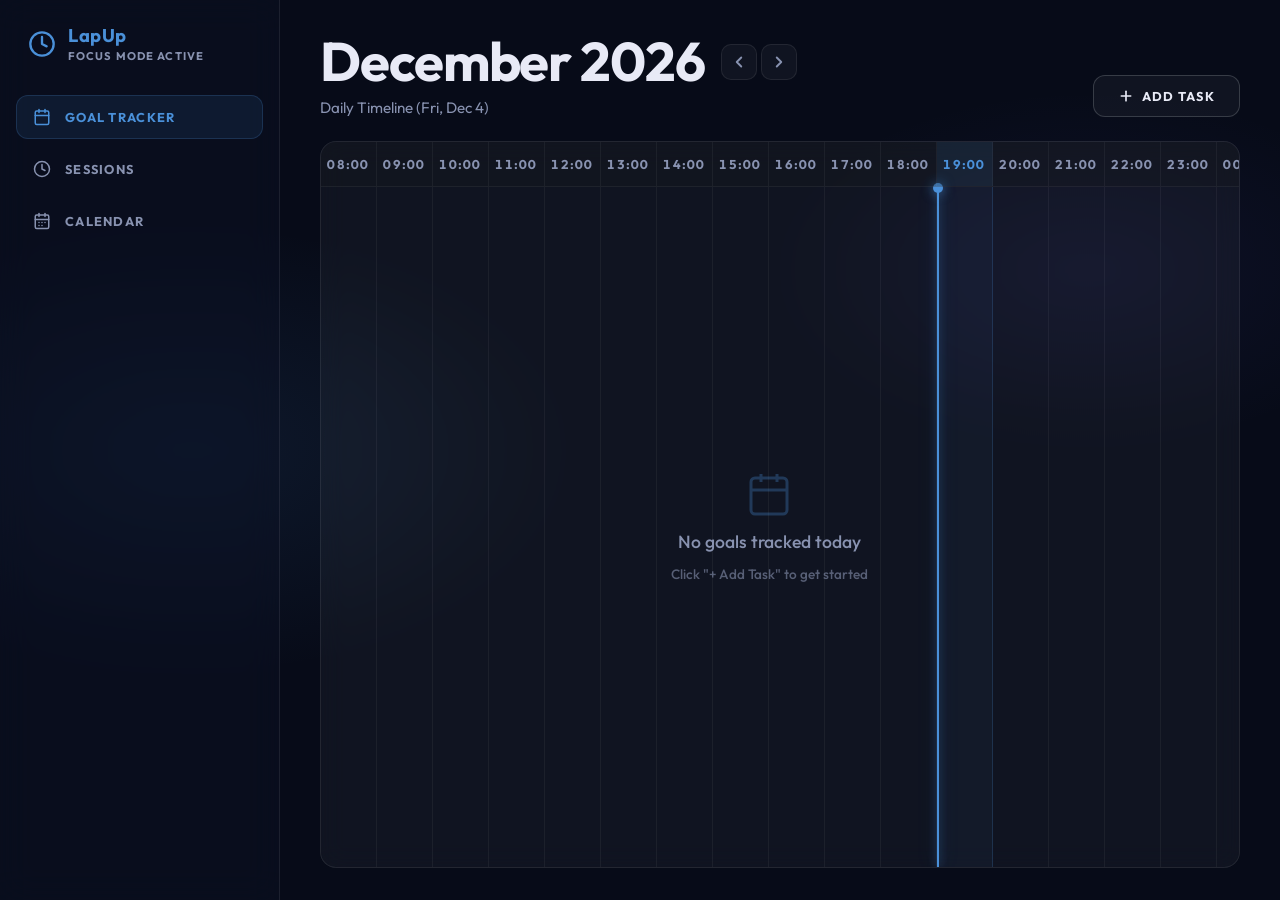
<file: goal-tracker.html>
<!DOCTYPE html>
<html lang="en">
<head>
  <meta charset="UTF-8" />
  <meta name="viewport" content="width=device-width, initial-scale=1.0" />
  <meta name="description" content="LapUp Goal Tracker — Track daily task completion on a visual timeline." />
  <title>LapUp — Goal Tracker</title>

  <!-- PWA -->
  <link rel="manifest" href="./manifest.json" />
  <meta name="theme-color" content="#4a90d9" />
  <meta name="apple-mobile-web-app-capable" content="yes" />
  <meta name="apple-mobile-web-app-status-bar-style" content="black-translucent" />
  <meta name="apple-mobile-web-app-title" content="LapUp" />
  <link rel="apple-touch-icon" href="./icons/icon-192.png" />

  <!-- Fonts -->
  <link rel="preconnect" href="https://fonts.googleapis.com" />
  <link rel="preconnect" href="https://fonts.gstatic.com" crossorigin />
  <link href="https://fonts.googleapis.com/css2?family=Outfit:wght@300;400;500;600;700&display=swap" rel="stylesheet" />

  <link rel="stylesheet" href="style.css" />
  <link rel="stylesheet" href="goal-tracker.css" />
</head>
<body>

  <div class="gt-page">

    <!-- ── SIDEBAR ── -->
    <aside class="gt-sidebar" id="gt-sidebar">
      <div class="gt-brand">
        <svg width="28" height="28" viewBox="0 0 24 24" fill="none" stroke="#4a90d9" stroke-width="2" stroke-linecap="round" stroke-linejoin="round">
          <circle cx="12" cy="12" r="10"/>
          <polyline points="12 6 12 12 16 14"/>
        </svg>
        <div>
          <h1 class="gt-brand-title">LapUp</h1>
          <p class="gt-brand-sub">FOCUS MODE ACTIVE</p>
        </div>
      </div>

      <nav class="gt-nav">
        <a href="goal-tracker.html" class="gt-nav-link active" id="nav-goal-tracker">
          <!-- Calendar icon -->
          <svg width="18" height="18" viewBox="0 0 24 24" fill="none" stroke="currentColor" stroke-width="2" stroke-linecap="round" stroke-linejoin="round">
            <rect x="3" y="4" width="18" height="18" rx="2" ry="2"/>
            <line x1="16" y1="2" x2="16" y2="6"/>
            <line x1="8" y1="2" x2="8" y2="6"/>
            <line x1="3" y1="10" x2="21" y2="10"/>
          </svg>
          <span>GOAL TRACKER</span>
        </a>
        <a href="index.html" class="gt-nav-link" id="nav-sessions">
          <!-- Stopwatch icon -->
          <svg width="18" height="18" viewBox="0 0 24 24" fill="none" stroke="currentColor" stroke-width="2" stroke-linecap="round" stroke-linejoin="round">
            <circle cx="12" cy="12" r="10"/>
            <polyline points="12 6 12 12 16 14"/>
          </svg>
          <span>SESSIONS</span>
        </a>
        <a href="calendar.html" class="gt-nav-link" id="nav-calendar">
          <svg width="18" height="18" viewBox="0 0 24 24" fill="none" stroke="currentColor" stroke-width="2" stroke-linecap="round" stroke-linejoin="round">
            <rect x="3" y="4" width="18" height="18" rx="2" ry="2"/>
            <line x1="16" y1="2" x2="16" y2="6"/>
            <line x1="8" y1="2" x2="8" y2="6"/>
            <line x1="3" y1="10" x2="21" y2="10"/>
            <line x1="8" y1="14" x2="8" y2="14"/><line x1="12" y1="14" x2="12" y2="14"/><line x1="16" y1="14" x2="16" y2="14"/>
            <line x1="8" y1="18" x2="8" y2="18"/><line x1="12" y1="18" x2="12" y2="18"/>
          </svg>
          <span>CALENDAR</span>
        </a>
      </nav>
    </aside>

    <!-- ── MAIN CONTENT ── -->
    <main class="gt-main">

      <!-- Header Row: Date + Add Task -->
      <div class="gt-header-row">
        <div class="gt-date-info">
          <div class="gt-date-title-row">
            <h2 class="gt-month" id="gt-month"></h2>
            <div class="gt-date-nav">
              <button class="gt-nav-arrow" id="btn-prev-day" title="Previous day" aria-label="Previous day">
                <svg width="18" height="18" viewBox="0 0 24 24" fill="none" stroke="currentColor" stroke-width="2.5" stroke-linecap="round" stroke-linejoin="round">
                  <polyline points="15 18 9 12 15 6"/>
                </svg>
              </button>
              <button class="gt-nav-arrow" id="btn-next-day" title="Next day" aria-label="Next day">
                <svg width="18" height="18" viewBox="0 0 24 24" fill="none" stroke="currentColor" stroke-width="2.5" stroke-linecap="round" stroke-linejoin="round">
                  <polyline points="9 18 15 12 9 6"/>
                </svg>
              </button>
            </div>
          </div>
          <p class="gt-day-label" id="gt-day-label"></p>
        </div>
        <button class="gt-btn-add-task" id="btn-add-task">
          <svg width="16" height="16" viewBox="0 0 24 24" fill="none" stroke="currentColor" stroke-width="2.5" stroke-linecap="round" stroke-linejoin="round">
            <line x1="12" y1="5" x2="12" y2="19"/>
            <line x1="5" y1="12" x2="19" y2="12"/>
          </svg>
          <span>ADD TASK</span>
        </button>
      </div>

      <!-- Timeline Card -->
      <div class="gt-timeline-card">
        <div class="gt-timeline-scroll">
          <!-- Hour Headers -->
          <div class="gt-timeline-header" id="gt-timeline-header">
            <!-- Generated by JS -->
          </div>
          <!-- Timeline Body -->
          <div class="gt-timeline-body" id="gt-timeline-body">
            <!-- Vertical grid lines -->
            <div class="gt-grid-lines" id="gt-grid-lines"></div>
            <!-- Current time indicator -->
            <div class="gt-time-indicator" id="gt-time-indicator"></div>
            <!-- Tasks area -->
            <div class="gt-tasks-area" id="gt-tasks-area">
              <!-- Task rows rendered by JS -->
            </div>
            <!-- Empty state -->
            <div class="gt-empty-state" id="gt-empty-state">
              <svg width="48" height="48" viewBox="0 0 24 24" fill="none" stroke="#4a90d9" stroke-width="1.5" opacity="0.3">
                <rect x="3" y="4" width="18" height="18" rx="2" ry="2"/>
                <line x1="16" y1="2" x2="16" y2="6"/>
                <line x1="8" y1="2" x2="8" y2="6"/>
                <line x1="3" y1="10" x2="21" y2="10"/>
              </svg>
              <p>No goals tracked today</p>
              <p class="gt-empty-sub">Click "+ Add Task" to get started</p>
            </div>
          </div>
        </div>
      </div>

    </main>
  </div>

  <!-- ── ADD TASK MODAL ── -->
  <div class="modal-overlay" id="add-task-modal" role="dialog" aria-modal="true" aria-labelledby="add-task-title">
    <div class="modal-card">
      <h3 id="add-task-title">Add New Task</h3>
      <p class="modal-desc">Give your task a name and pick a color for the timeline.</p>
      <div class="gt-input-group">
        <label for="task-name-input">Task Name</label>
        <input type="text" id="task-name-input" class="gt-text-input" placeholder="e.g. Finish Syllabus" maxlength="40" autocomplete="off" />
      </div>
      <div class="gt-input-group">
        <label>Color</label>
        <div class="gt-color-picker" id="gt-color-picker">
          <button class="gt-color-swatch" data-color="#4a90d9" style="--swatch:#4a90d9" title="Blue" type="button"></button>
          <button class="gt-color-swatch" data-color="#8a2be2" style="--swatch:#8a2be2" title="Purple" type="button"></button>
          <button class="gt-color-swatch" data-color="#00e676" style="--swatch:#00e676" title="Green" type="button"></button>
          <button class="gt-color-swatch" data-color="#ff4d6d" style="--swatch:#ff4d6d" title="Red" type="button"></button>
          <button class="gt-color-swatch" data-color="#f5a623" style="--swatch:#f5a623" title="Amber" type="button"></button>
          <button class="gt-color-swatch" data-color="#00bcd4" style="--swatch:#00bcd4" title="Teal" type="button"></button>
        </div>
      </div>
      <div class="modal-actions">
        <button class="btn btn-secondary" id="btn-cancel-task" type="button">Cancel</button>
        <button class="btn btn-primary" id="btn-save-task" type="button">Add Task</button>
      </div>
    </div>
  </div>

  <!-- ── LOG PROGRESS MODAL ── -->
  <div class="modal-overlay" id="log-progress-modal" role="dialog" aria-modal="true" aria-labelledby="log-progress-title">
    <div class="modal-card">
      <h3 id="log-progress-title">Log Progress</h3>
      <p class="modal-desc">Record how much of this task you completed and when.</p>
      <div class="gt-input-group">
        <label for="progress-percent">Completion %</label>
        <input type="number" id="progress-percent" class="gt-text-input" min="1" max="100" placeholder="e.g. 25" />
      </div>
      <div class="gt-time-row">
        <div class="gt-input-group">
          <label for="progress-start">Start Time</label>
          <input type="time" id="progress-start" class="gt-text-input" />
        </div>
        <span class="gt-time-sep">→</span>
        <div class="gt-input-group">
          <label for="progress-end">End Time</label>
          <input type="time" id="progress-end" class="gt-text-input" />
        </div>
      </div>
      <div class="modal-actions">
        <button class="btn btn-secondary" id="btn-cancel-progress" type="button">Cancel</button>
        <button class="btn btn-primary" id="btn-save-progress" type="button">Log Progress</button>
      </div>
    </div>
  </div>

  <!-- ── TASK OPTIONS MODAL ── -->
  <div class="modal-overlay" id="task-options-modal" role="dialog" aria-modal="true" aria-labelledby="task-options-title">
    <div class="modal-card">
      <h3 id="task-options-title">Task Options</h3>
      <p class="modal-desc">What would you like to do with this task?</p>
      
      <div class="gt-task-options-list">
        <button class="btn btn-secondary gt-option-btn" id="btn-opt-add-progress">
          <svg width="20" height="20" viewBox="0 0 24 24" fill="none" stroke="currentColor" stroke-width="2"><line x1="12" y1="5" x2="12" y2="19"/><line x1="5" y1="12" x2="19" y2="12"/></svg>
          Add Progress
        </button>
        <button class="btn btn-secondary gt-option-btn" id="btn-opt-rename-task">
          <svg width="20" height="20" viewBox="0 0 24 24" fill="none" stroke="currentColor" stroke-width="2"><path d="M12 20h9"/><path d="M16.5 3.5a2.121 2.121 0 0 1 3 3L7 19l-4 1 1-4L16.5 3.5z"/></svg>
          Rename Task
        </button>
        <button class="btn btn-secondary gt-option-btn danger" id="btn-opt-remove-task">
          <svg width="20" height="20" viewBox="0 0 24 24" fill="none" stroke="currentColor" stroke-width="2"><polyline points="3 6 5 6 21 6"/><path d="M19 6v14a2 2 0 0 1-2 2H7a2 2 0 0 1-2-2V6m3 0V4a2 2 0 0 1 2-2h4a2 2 0 0 1 2 2v2"/></svg>
          Remove Task
        </button>
      </div>

      <div class="modal-actions">
        <button class="btn btn-secondary" id="btn-cancel-task-options" type="button">Cancel</button>
      </div>
    </div>
  </div>

  <!-- ── PILL DETAILS MODAL ── -->
  <div class="modal-overlay" id="pill-details-modal" role="dialog" aria-modal="true" aria-labelledby="pill-details-title">
    <div class="modal-card">
      <h3 id="pill-details-title">Progress Entry</h3>
      <div id="pill-details-subtitle" class="modal-desc"></div>
      
      <div class="gt-pill-actions">
        <button class="gt-icon-btn" id="btn-pill-edit" title="Edit Progress">
          <svg width="20" height="20" viewBox="0 0 24 24" fill="none" stroke="currentColor" stroke-width="2"><path d="M12 20h9"/><path d="M16.5 3.5a2.121 2.121 0 0 1 3 3L7 19l-4 1 1-4L16.5 3.5z"/></svg>
        </button>
        <button class="gt-icon-btn" id="btn-pill-unlink" title="Unlink Session" style="display: none;">
          <svg width="20" height="20" viewBox="0 0 24 24" fill="none" stroke="currentColor" stroke-width="2"><path d="M10 13a5 5 0 0 0 7.54.54l3-3a5 5 0 0 0-7.07-7.07l-1.72 1.71"></path><path d="M14 11a5 5 0 0 0-7.54-.54l-3 3a5 5 0 0 0 7.07 7.07l1.71-1.71"></path><line x1="8" y1="16" x2="16" y2="8"></line></svg>
        </button>
        <button class="gt-icon-btn danger" id="btn-pill-remove" title="Remove Progress">
          <svg width="20" height="20" viewBox="0 0 24 24" fill="none" stroke="currentColor" stroke-width="2"><polyline points="3 6 5 6 21 6"/><path d="M19 6v14a2 2 0 0 1-2 2H7a2 2 0 0 1-2-2V6m3 0V4a2 2 0 0 1 2-2h4a2 2 0 0 1 2 2v2"/></svg>
        </button>
      </div>

      <div class="modal-actions">
        <button class="btn btn-secondary" id="btn-cancel-pill-details" type="button">Close</button>
      </div>
    </div>
  </div>

  <script src="goal-tracker.js"></script>
</body>
</html>
</file>
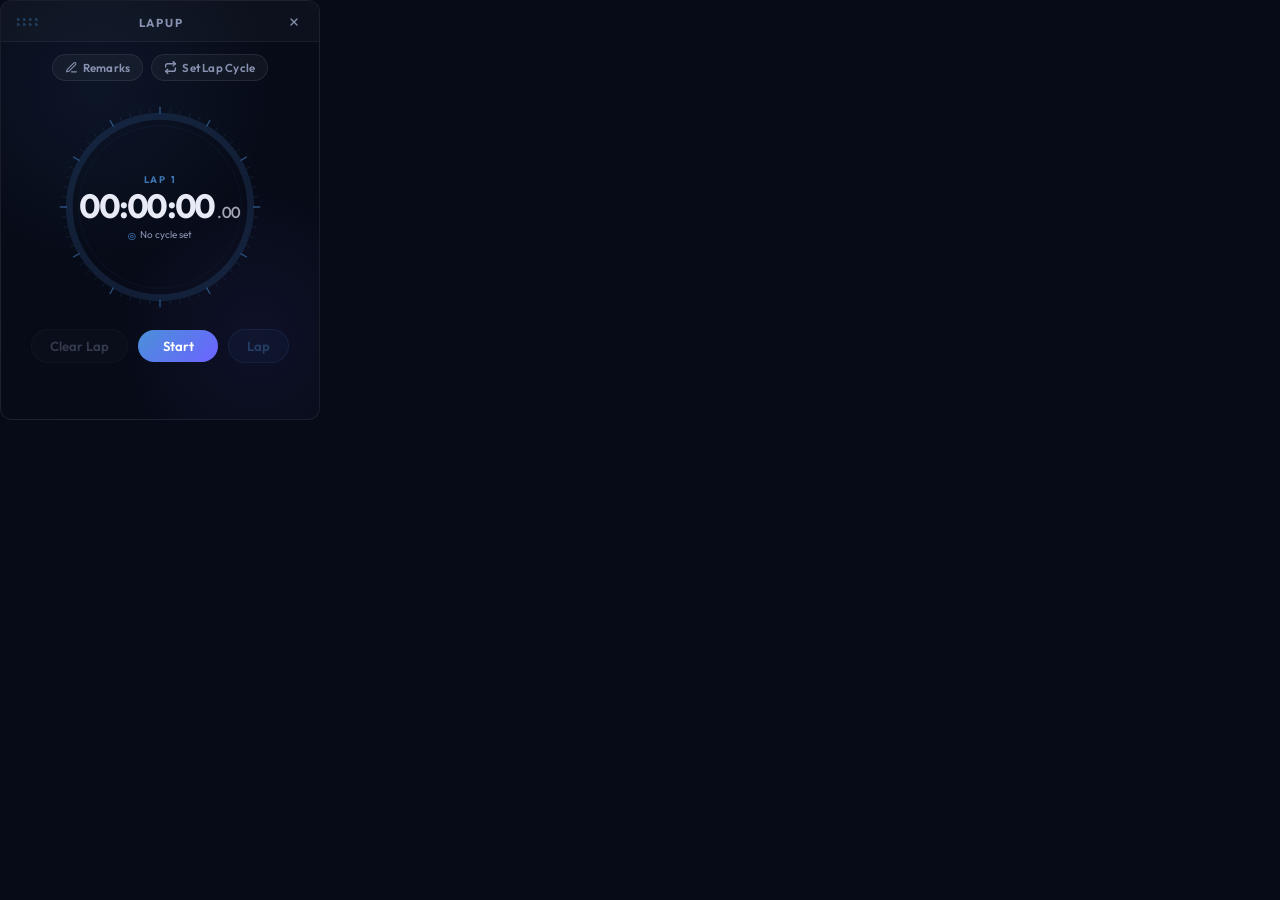
<file: overlay.html>
<!DOCTYPE html>
<html lang="en">
<head>
  <meta charset="UTF-8" />
  <meta name="viewport" content="width=device-width, initial-scale=1.0" />
  <title>LapUp — Overlay</title>
  <link rel="preconnect" href="https://fonts.googleapis.com" />
  <link rel="preconnect" href="https://fonts.gstatic.com" crossorigin />
  <link href="https://fonts.googleapis.com/css2?family=Outfit:wght@300;400;500;600;700&display=swap" rel="stylesheet" />
  <link rel="stylesheet" href="overlay.css" />
</head>
<body>

  <!-- Drag handle bar -->
  <div class="drag-handle" id="drag-handle">
    <div class="drag-dots"></div>
    <span class="overlay-title">LapUp</span>
    <button class="btn-close-overlay" id="btn-close-overlay" title="Close Overlay">
      <svg width="12" height="12" viewBox="0 0 24 24" fill="none" stroke="currentColor" stroke-width="2.5" stroke-linecap="round" stroke-linejoin="round">
        <line x1="18" y1="6" x2="6" y2="18"/><line x1="6" y1="6" x2="18" y2="18"/>
      </svg>
    </button>
  </div>

  <!-- No session state -->
  <div id="no-session-view" class="no-session-view hidden">
    <svg width="32" height="32" viewBox="0 0 24 24" fill="none" stroke="#4a90d9" stroke-width="1.5" stroke-linecap="round" stroke-linejoin="round" opacity="0.5">
      <circle cx="12" cy="12" r="10"/><polyline points="12 6 12 12 16 14"/>
    </svg>
    <p>No active session</p>
    <p class="hint">Create a session in the main window</p>
  </div>

  <!-- Active session view -->
  <div id="active-session-view" class="active-session-view">

    <!-- Top row: Remarks + Set Lap Cycle -->
    <div class="top-actions">
      <button class="btn-overlay-action" id="btn-overlay-remarks" title="Session Remarks">
        <svg width="13" height="13" viewBox="0 0 24 24" fill="none" stroke="currentColor" stroke-width="2" stroke-linecap="round" stroke-linejoin="round">
          <path d="M12 20h9"/><path d="M16.5 3.5a2.121 2.121 0 0 1 3 3L7 19l-4 1 1-4 12.5-12.5z"/>
        </svg>
        Remarks
      </button>
      <button class="btn-overlay-action" id="btn-overlay-set-cycle" title="Set Lap Cycle">
        <svg width="13" height="13" viewBox="0 0 24 24" fill="none" stroke="currentColor" stroke-width="2.5" stroke-linecap="round" stroke-linejoin="round">
          <path d="M17 1l4 4-4 4"/><path d="M3 11V9a4 4 0 0 1 4-4h14"/>
          <path d="M7 23l-4-4 4-4"/><path d="M21 13v2a4 4 0 0 1-4 4H3"/>
        </svg>
        Set Lap Cycle
      </button>
    </div>

    <!-- Dial -->
    <div class="dial-wrapper">
      <svg class="dial-svg" id="dial-svg" viewBox="0 0 320 320" aria-hidden="true">
        <circle cx="160" cy="160" r="148" class="dial-deco-ring"/>
        <g id="dial-ticks"></g>
        <circle cx="160" cy="160" r="132" class="dial-track"/>
        <circle cx="160" cy="160" r="132" class="dial-progress" id="dial-progress"/>
        <circle cx="160" cy="160" r="118" class="dial-inner-ring"/>
      </svg>
      <div class="clock-overlay">
        <div class="lap-segment-label" id="lap-segment-label">LAP 1</div>
        <div class="clock-display" id="clock-display">
          <span class="clock-digits" id="clock-digits">00:00:00</span>
          <span class="clock-cs" id="clock-cs">.00</span>
        </div>
        <div class="median-display" id="median-display">
          <span class="median-icon">◎</span>
          <span id="median-value-display">No cycle set</span>
        </div>
      </div>
    </div>

    <!-- Gap Timer -->
    <div id="gap-timer-container" class="gap-timer-container">
      <div class="gap-timer-label">PAUSED — GAP</div>
      <div class="gap-timer-display">
        <span id="gap-digits">00:00:00</span>
        <span id="gap-cs">.00</span>
      </div>
    </div>

    <!-- Controls -->
    <div class="controls">
      <button id="btn-reset" class="btn btn-secondary" disabled>Clear Lap</button>
      <button id="btn-start" class="btn btn-primary">Start</button>
      <button id="btn-lap" class="btn btn-accent" disabled>Lap</button>
    </div>

  </div>

  <!-- Disconnected banner -->
  <div id="disconnected-banner" class="disconnected-banner hidden">
    Main window closed — read-only
  </div>

  <!-- ── REMARKS MODAL (lives in overlay) ── -->
  <div class="ov-modal-overlay hidden" id="ov-remarks-overlay">
    <div class="ov-modal-card">
      <div class="ov-modal-header">
        <div class="ov-modal-title-group">
          <svg width="14" height="14" viewBox="0 0 24 24" fill="none" stroke="#4a90d9" stroke-width="2" stroke-linecap="round" stroke-linejoin="round">
            <path d="M12 20h9"/><path d="M16.5 3.5a2.121 2.121 0 0 1 3 3L7 19l-4 1 1-4 12.5-12.5z"/>
          </svg>
          <span>Session Remarks</span>
        </div>
        <button class="ov-modal-close" id="ov-remarks-close" title="Close">
          <svg width="13" height="13" viewBox="0 0 24 24" fill="none" stroke="currentColor" stroke-width="2.5" stroke-linecap="round" stroke-linejoin="round">
            <line x1="18" y1="6" x2="6" y2="18"/><line x1="6" y1="6" x2="18" y2="18"/>
          </svg>
        </button>
      </div>
      <div class="ov-efficiency-row">
        <label class="ov-label">Efficiency</label>
        <input type="number" id="ov-efficiency" class="ov-efficiency-input" min="0" max="1" step="0.01" placeholder="0–1" />
      </div>
      <textarea id="ov-remarks-textarea" class="ov-textarea" placeholder="Write session notes here…" rows="5"></textarea>
      <div class="ov-save-indicator hidden" id="ov-save-indicator">Saved</div>
    </div>
  </div>

  <!-- ── SET LAP CYCLE MODAL (lives in overlay) ── -->
  <div class="ov-modal-overlay hidden" id="ov-cycle-overlay">
    <div class="ov-modal-card">
      <div class="ov-modal-header">
        <div class="ov-modal-title-group">
          <svg width="14" height="14" viewBox="0 0 24 24" fill="none" stroke="#4a90d9" stroke-width="2.5" stroke-linecap="round" stroke-linejoin="round">
            <path d="M17 1l4 4-4 4"/><path d="M3 11V9a4 4 0 0 1 4-4h14"/>
            <path d="M7 23l-4-4 4-4"/><path d="M21 13v2a4 4 0 0 1-4 4H3"/>
          </svg>
          <span>Set Lap Cycle</span>
        </div>
        <button class="ov-modal-close" id="ov-cycle-close" title="Close">
          <svg width="13" height="13" viewBox="0 0 24 24" fill="none" stroke="currentColor" stroke-width="2.5" stroke-linecap="round" stroke-linejoin="round">
            <line x1="18" y1="6" x2="6" y2="18"/><line x1="6" y1="6" x2="18" y2="18"/>
          </svg>
        </button>
      </div>
      <p class="ov-modal-desc">Build a repeating cycle of target lap durations.</p>

      <div class="ov-label" style="margin-bottom:6px">Active Cycle</div>
      <div id="ov-cycle-list" class="ov-cycle-list">
        <div class="ov-cycle-empty">No medians added yet</div>
      </div>

      <div class="ov-label" style="margin:10px 0 6px">Add Next Target</div>
      <div class="ov-time-inputs">
        <div class="ov-time-group">
          <input type="number" id="ov-hh" min="0" max="99" value="0" placeholder="00" />
          <label>HH</label>
        </div>
        <span class="ov-time-sep">:</span>
        <div class="ov-time-group">
          <input type="number" id="ov-mm" min="0" max="59" value="0" placeholder="00" />
          <label>MM</label>
        </div>
        <span class="ov-time-sep">:</span>
        <div class="ov-time-group">
          <input type="number" id="ov-ss" min="0" max="59" value="0" placeholder="00" />
          <label>SS</label>
        </div>
        <button class="btn btn-secondary ov-add-btn" id="ov-add-median">+ Add</button>
      </div>

      <div class="ov-modal-actions">
        <button class="btn btn-secondary" id="ov-cycle-cancel">Cancel</button>
        <button class="btn btn-primary" id="ov-cycle-set">Set Cycle</button>
      </div>
    </div>
  </div>

  <script src="overlay.js"></script>
</body>
</html>
</file>
<file: style.css>
/* ── Reset & Base ─────────────────────────────────────────── */
*, *::before, *::after { box-sizing: border-box; margin: 0; padding: 0; }

:root {
  --bg:            #070b18;
  --bg-2:          #0d1327;
  --glass:         rgba(255, 255, 255, 0.04);
  --glass-border:  rgba(255, 255, 255, 0.08);
  --blue:          #4a90d9;
  --blue-dim:      rgba(74, 144, 217, 0.15);
  --blue-glow:     rgba(74, 144, 217, 0.35);
  --indigo:        #6c63ff;
  --red:           #ff4d6d;
  --green:         #00e676;
  --text:          #e8eaf6;
  --text-muted:    #8892b0;
  --font:          'Outfit', system-ui, sans-serif;
  --radius:        16px;
  --radius-sm:     10px;
}

html, body {
  height: 100%;
  background: var(--bg);
  color: var(--text);
  font-family: var(--font);
  overflow: hidden;
}

/* ── App Shell ─────────────────────────────────────────────── */
.app-wrapper {
  display: flex;
  flex-direction: column;
  height: 100vh;
  background:
    radial-gradient(ellipse 60% 50% at 20% 30%, rgba(74,144,217,0.07) 0%, transparent 70%),
    radial-gradient(ellipse 50% 40% at 80% 70%, rgba(108,99,255,0.06) 0%, transparent 70%),
    var(--bg);
}

/* ── Header ────────────────────────────────────────────────── */
.app-header {
  display: flex;
  align-items: center;
  justify-content: space-between;
  padding: 18px 36px;
  border-bottom: 1px solid var(--glass-border);
  background: var(--glass);
  backdrop-filter: blur(12px);
  -webkit-backdrop-filter: blur(12px);
}

.header-logo {
  display: flex;
  align-items: center;
  gap: 10px;
  font-size: 1.15rem;
  font-weight: 600;
  letter-spacing: 0.03em;
  color: var(--text);
}

.header-left {
  display: flex;
  align-items: center;
  gap: 16px;
}

.header-right {
  display: flex;
  align-items: center;
  gap: 12px;
}

/* ── Auth UI ───────────────────────────────────────────────── */
.hidden { display: none !important; }

.auth-area {
  position: relative;
}

.btn-auth {
  display: inline-flex;
  align-items: center;
  justify-content: center;
  width: 38px;
  height: 38px;
  border-radius: 50%;
  background: var(--glass);
  border: 1px solid var(--glass-border);
  color: var(--text-muted);
  cursor: pointer;
  transition: all 0.2s ease;
  outline: none;
}

.btn-auth:hover {
  background: rgba(74,144,217,0.15);
  border-color: rgba(74,144,217,0.4);
  color: var(--blue);
}

.btn-avatar {
  display: inline-flex;
  align-items: center;
  justify-content: center;
  width: 34px;
  height: 34px;
  border-radius: 50%;
  background: transparent;
  border: 2px solid var(--blue);
  cursor: pointer;
  padding: 0;
  overflow: hidden;
  transition: all 0.2s ease;
  outline: none;
  box-shadow: 0 0 0 0 rgba(74,144,217,0.3);
}

.btn-avatar:hover {
  box-shadow: 0 0 0 3px rgba(74,144,217,0.2);
}

.btn-avatar img {
  width: 100%;
  height: 100%;
  border-radius: 50%;
  object-fit: cover;
}

.auth-dropdown {
  position: absolute;
  top: calc(100% + 10px);
  right: 0;
  min-width: 240px;
  background: #111827;
  border: 1px solid rgba(74,144,217,0.25);
  border-radius: var(--radius-sm);
  box-shadow: 0 16px 48px rgba(0,0,0,0.5), 0 0 0 1px rgba(74,144,217,0.1);
  padding: 16px;
  z-index: 200;
  animation: dropdownSlideIn 0.2s ease;
}

@keyframes dropdownSlideIn {
  from { opacity: 0; transform: translateY(-6px); }
  to   { opacity: 1; transform: translateY(0); }
}

.auth-dropdown-user {
  font-size: 0.85rem;
  color: var(--text);
  font-weight: 600;
  margin-bottom: 4px;
  white-space: nowrap;
  overflow: hidden;
  text-overflow: ellipsis;
}

.auth-dropdown-sync {
  font-size: 0.72rem;
  color: var(--text-muted);
  margin-bottom: 14px;
  display: flex;
  align-items: center;
  gap: 6px;
}

.sync-dot {
  width: 6px;
  height: 6px;
  border-radius: 50%;
  display: inline-block;
  flex-shrink: 0;
}
.sync-dot.synced { background: var(--green); }
.sync-dot.syncing { background: var(--blue); animation: pulse-green 1.5s infinite; }
.sync-dot.error { background: var(--red); }

.auth-dropdown-btn {
  width: 100%;
  padding: 8px 14px;
  background: var(--glass);
  border: 1px solid var(--glass-border);
  border-radius: 8px;
  color: var(--text-muted);
  font-family: var(--font);
  font-size: 0.82rem;
  font-weight: 600;
  cursor: pointer;
  transition: all 0.15s ease;
  outline: none;
}

.auth-dropdown-btn:hover {
  background: rgba(255,77,109,0.1);
  border-color: rgba(255,77,109,0.3);
  color: var(--red);
}

.btn-toggle-sidebar {
  display: inline-flex;
  align-items: center;
  justify-content: center;
  width: 38px;
  height: 38px;
  border-radius: 50%;
  background: transparent;
  border: 1px solid transparent;
  color: var(--text-muted);
  cursor: pointer;
  transition: all 0.2s cubic-bezier(0.4, 0, 0.2, 1);
  outline: none;
}

.btn-toggle-sidebar:hover {
  background: var(--glass);
  border-color: var(--glass-border);
  color: var(--text);
}

/* ── Buttons ────────────────────────────────────────────────── */
.btn {
  display: inline-flex;
  align-items: center;
  justify-content: center;
  gap: 7px;
  padding: 10px 26px;
  border: none;
  border-radius: 50px;
  font-family: var(--font);
  font-size: 0.95rem;
  font-weight: 600;
  cursor: pointer;
  transition: transform 0.18s ease, box-shadow 0.18s ease, background 0.18s ease, opacity 0.18s ease;
  outline: none;
}
.btn:disabled { opacity: 0.35; cursor: not-allowed; transform: none !important; box-shadow: none !important; }

.btn-primary {
  background: linear-gradient(135deg, var(--blue) 0%, var(--indigo) 100%);
  color: #fff;
  min-width: 110px;
}
.btn-primary:not(:disabled):hover {
  transform: translateY(-2px);
  box-shadow: 0 6px 24px var(--blue-glow);
}

.btn-secondary {
  background: var(--glass);
  border: 1px solid var(--glass-border);
  color: var(--text-muted);
}
.btn-secondary:not(:disabled):hover {
  transform: translateY(-2px);
  background: rgba(255,255,255,0.08);
  color: var(--text);
}

.btn-accent {
  background: rgba(74,144,217,0.12);
  border: 1px solid rgba(74,144,217,0.3);
  color: var(--blue);
  min-width: 90px;
}
.btn-accent:not(:disabled):hover {
  transform: translateY(-2px);
  background: rgba(74,144,217,0.22);
  box-shadow: 0 4px 18px rgba(74,144,217,0.25);
}

.btn-median {
  display: inline-flex;
  align-items: center;
  gap: 8px;
  padding: 8px 20px;
  border: 1px solid rgba(74,144,217,0.4);
  border-radius: 50px;
  background: rgba(74,144,217,0.1);
  color: var(--blue);
  font-family: var(--font);
  font-size: 0.88rem;
  font-weight: 600;
  cursor: pointer;
  transition: background 0.2s, box-shadow 0.2s, transform 0.2s;
}
.btn-median:hover {
  background: rgba(74,144,217,0.2);
  box-shadow: 0 4px 16px rgba(74,144,217,0.25);
  transform: translateY(-1px);
}

/* ── Open Overlay Button ─────────────────────────────────── */
.btn-open-overlay {
  display: inline-flex;
  align-items: center;
  gap: 7px;
  padding: 8px 16px;
  border: 1px solid rgba(108,99,255,0.35);
  border-radius: 50px;
  background: rgba(108,99,255,0.08);
  color: #a09cf7;
  font-family: var(--font);
  font-size: 0.88rem;
  font-weight: 600;
  cursor: pointer;
  transition: background 0.2s, box-shadow 0.2s, transform 0.2s;
}
.btn-open-overlay:hover {
  background: rgba(108,99,255,0.18);
  box-shadow: 0 4px 16px rgba(108,99,255,0.22);
  transform: translateY(-1px);
}
@media (max-width: 700px) {
  .btn-overlay-text { display: none; }
  .btn-open-overlay { padding: 8px 10px; }
}

/* ── Main Layout ────────────────────────────────────────────── */
.main-content {
  display: flex;
  flex: 1;
  overflow: hidden;
}

/* ── Sidebar Navigation Links ──────────────────────────────────── */
.sidebar-nav {
  display: flex;
  flex-direction: column;
  gap: 6px;
  padding: 16px 16px 12px;
  border-bottom: 1px solid rgba(255, 255, 255, 0.04);
}

.sidebar-nav-link {
  display: flex;
  align-items: center;
  gap: 12px;
  padding: 10px 14px;
  border-radius: 10px;
  border: 1px solid transparent;
  text-decoration: none;
  font-size: 0.78rem;
  font-weight: 700;
  letter-spacing: 0.1em;
  text-transform: uppercase;
  color: var(--text-muted);
  transition: all 0.2s ease;
}

.sidebar-nav-link:hover {
  color: var(--text);
  background: rgba(255,255,255,0.05);
}

.sidebar-nav-link.active {
  color: var(--blue);
  background: rgba(74,144,217,0.1);
  border-color: rgba(74,144,217,0.2);
}

/* ── Sidebar: Study Sessions ────────────────────────────────── */
.sidebar {
  width: 280px;
  flex-shrink: 0;
  background: rgba(13, 19, 39, 0.35);
  backdrop-filter: blur(16px);
  -webkit-backdrop-filter: blur(16px);
  border-right: 1px solid var(--glass-border);
  display: flex;
  flex-direction: column;
  overflow: hidden;
  transition: margin-left 0.3s cubic-bezier(0.25, 0.8, 0.25, 1);
}

.sidebar.collapsed {
  margin-left: -280px;
}

.sidebar-header {
  padding: 24px 20px 16px;
  border-bottom: 1px solid rgba(255, 255, 255, 0.04);
}

.btn-create-session {
  width: 100%;
  justify-content: center;
}

.sessions-list {
  flex: 1;
  overflow-y: auto;
  padding: 16px 20px;
  display: flex;
  flex-direction: column;
  gap: 12px;
}

.session-item {
  position: relative;
  padding: 14px 16px;
  background: var(--glass);
  border: 1px solid var(--glass-border);
  border-radius: var(--radius-sm);
  cursor: pointer;
  display: flex;
  flex-direction: column;
  gap: 4px;
  transition: all 0.2s ease;
}

.session-item:hover {
  background: rgba(255, 255, 255, 0.06);
  border-color: rgba(74, 144, 217, 0.35);
  transform: translateY(-1px);
}

.session-item.active {
  background: linear-gradient(135deg, rgba(74, 144, 217, 0.12) 0%, rgba(108, 99, 255, 0.08) 100%);
  border-color: var(--blue);
  box-shadow: 0 4px 20px rgba(74, 144, 217, 0.15);
}

.session-info {
  padding-right: 24px;
}

.session-title {
  font-size: 0.9rem;
  font-weight: 600;
  color: var(--text);
  white-space: nowrap;
  overflow: hidden;
  text-overflow: ellipsis;
}

.session-meta {
  display: flex;
  align-items: center;
  gap: 8px;
  font-size: 0.75rem;
  color: var(--text-muted);
  margin-top: 2px;
}

.session-time-range {
  font-size: 0.7rem;
  color: var(--text-muted);
  opacity: 0.8;
  margin-top: 4px;
}

.btn-end-session {
  display: block;
  width: fit-content;
  margin-top: 8px;
  padding: 4px 12px;
  background: rgba(255, 77, 109, 0.1);
  border: 1px solid rgba(255, 77, 109, 0.3);
  border-radius: 4px;
  color: var(--red);
  font-size: 0.7rem;
  font-weight: 700;
  text-transform: uppercase;
  letter-spacing: 0.05em;
  cursor: pointer;
  transition: all 0.2s ease;
}

.btn-end-session:hover {
  background: rgba(255, 77, 109, 0.2);
  border-color: rgba(255, 77, 109, 0.5);
}

.session-deficit {
  font-weight: 600;
}
.session-deficit.over { color: var(--red); }
.session-deficit.under { color: var(--green); }
.session-total { font-weight: 600; font-variant-numeric: tabular-nums; }
.session-efficiency { font-weight: 600; color: var(--blue); font-variant-numeric: tabular-nums; }

.btn-delete-session {
  position: absolute;
  top: 12px;
  right: 12px;
  width: 24px;
  height: 24px;
  border-radius: 50%;
  background: transparent;
  border: none;
  color: var(--text-muted);
  cursor: pointer;
  display: flex;
  align-items: center;
  justify-content: center;
  opacity: 0;
  transition: all 0.2s ease;
}

.session-item:hover .btn-delete-session {
  opacity: 1;
}

.btn-delete-session:hover {
  background: rgba(255,255,255,0.06);
  color: var(--red);
  opacity: 1 !important;
}

.btn-delete-session.confirm-mode {
  background: rgba(255, 77, 109, 0.15) !important;
  color: var(--red) !important;
  opacity: 1 !important;
}

@media (hover: none) {
  .btn-delete-session {
    opacity: 0.6;
  }
  .btn-link-session {
    opacity: 0.6;
  }
}

/* ── Link-to-Goal button (session sidebar) ────────────────── */
.btn-link-session {
  position: absolute;
  top: 12px;
  right: 40px;
  width: 24px;
  height: 24px;
  border-radius: 50%;
  background: transparent;
  border: none;
  color: var(--text-muted);
  cursor: pointer;
  display: flex;
  align-items: center;
  justify-content: center;
  opacity: 0;
  transition: all 0.2s ease;
}

.session-item:hover .btn-link-session {
  opacity: 1;
}

.btn-link-session:hover {
  background: rgba(74,144,217,0.15);
  color: var(--blue);
  opacity: 1 !important;
}

.btn-link-session.linked-active {
  opacity: 1;
  color: var(--blue);
}

/* ── Link Modal Inputs ────────────────────────────────────── */
.gt-input-group {
  margin-bottom: 20px;
}

.gt-input-group label {
  display: block;
  font-size: 0.75rem;
  font-weight: 700;
  color: var(--text-muted);
  letter-spacing: 0.08em;
  text-transform: uppercase;
  margin-bottom: 8px;
}

.gt-text-input {
  width: 100%;
  padding: 12px 16px;
  background: rgba(255,255,255,0.04);
  border: 1px solid rgba(255,255,255,0.1);
  border-radius: var(--radius-sm);
  color: var(--text);
  font-family: var(--font);
  font-size: 0.95rem;
  outline: none;
  transition: border-color 0.2s ease, box-shadow 0.2s ease;
}

.gt-text-input:focus {
  border-color: var(--blue);
  box-shadow: 0 0 0 3px rgba(74,144,217,0.15);
}

.gt-text-input::placeholder {
  color: rgba(136, 146, 176, 0.5);
}

.gt-text-input[type="time"]::-webkit-calendar-picker-indicator,
.gt-text-input[type="date"]::-webkit-calendar-picker-indicator {
  filter: invert(0.7);
  cursor: pointer;
}

.gt-time-row {
  display: flex;
  align-items: flex-end;
  gap: 12px;
  margin-bottom: 20px;
}

.gt-time-row .gt-input-group {
  flex: 1;
  margin-bottom: 0;
}

.gt-time-sep {
  font-size: 1.2rem;
  color: var(--text-muted);
  padding-bottom: 14px;
  flex-shrink: 0;
}

/* Task select + add row */
.link-task-row {
  display: flex;
  gap: 8px;
  align-items: center;
}

.link-select {
  flex: 1;
  cursor: pointer;
  appearance: none;
  -webkit-appearance: none;
  background-image: url("data:image/svg+xml,%3Csvg width='10' height='6' viewBox='0 0 10 6' fill='none' xmlns='http://www.w3.org/2000/svg'%3E%3Cpath d='M1 1l4 4 4-4' stroke='%238892b0' stroke-width='1.5' stroke-linecap='round' stroke-linejoin='round'/%3E%3C/svg%3E");
  background-repeat: no-repeat;
  background-position: right 14px center;
  padding-right: 36px;
}

.btn-link-add-task {
  width: 42px;
  height: 42px;
  flex-shrink: 0;
  border-radius: var(--radius-sm);
  background: var(--glass);
  border: 1px solid rgba(255,255,255,0.1);
  color: var(--text-muted);
  cursor: pointer;
  display: flex;
  align-items: center;
  justify-content: center;
  transition: all 0.2s ease;
}

.btn-link-add-task:hover {
  border-color: var(--blue);
  color: var(--blue);
  background: rgba(74,144,217,0.08);
}

/* Inline new-task row */
.link-new-task-row {
  display: flex;
  flex-wrap: wrap;
  gap: 10px;
  margin-top: 10px;
  align-items: center;
}

.link-new-task-row.hidden {
  display: none;
}

.link-new-task-row .gt-text-input {
  flex: 1;
  min-width: 140px;
}

.gt-color-picker-mini {
  display: flex;
  gap: 6px;
}

.gt-color-dot {
  width: 24px;
  height: 24px;
  border-radius: 50%;
  background: var(--swatch);
  border: 2px solid transparent;
  cursor: pointer;
  transition: all 0.15s ease;
  outline: none;
}

.gt-color-dot:hover {
  transform: scale(1.2);
  box-shadow: 0 0 10px var(--swatch);
}

.gt-color-dot.selected {
  border-color: #fff;
  box-shadow: 0 0 10px var(--swatch);
  transform: scale(1.15);
}

/* ── Session sidebar play/pause button ────────────────────── */
.btn-session-playpause {
  display: inline-flex;
  align-items: center;
  justify-content: center;
  width: 26px;
  height: 26px;
  border-radius: 50%;
  background: transparent;
  border: 1px solid var(--glass-border);
  color: var(--text-muted);
  cursor: pointer;
  transition: all 0.15s ease;
  outline: none;
  flex-shrink: 0;
  position: absolute;
  top: 12px;
  right: 44px; /* leaves room for delete button at right: 12px */
  opacity: 0;
}

.session-item:hover .btn-session-playpause,
.session-item.active .btn-session-playpause {
  opacity: 1;
}

.btn-session-playpause:hover {
  background: rgba(74,144,217,0.15);
  border-color: rgba(74,144,217,0.4);
  color: var(--blue);
}

@media (hover: none) {
  .btn-session-playpause {
    opacity: 0.8;
  }
}


/* Pulsing session running indicator */
.pulse-dot {
  width: 6px;
  height: 6px;
  background-color: var(--green);
  border-radius: 50%;
  box-shadow: 0 0 0 0 rgba(0, 230, 118, 0.7);
  animation: pulse-green 1.5s infinite;
}

@keyframes pulse-green {
  0% {
    transform: scale(0.95);
    box-shadow: 0 0 0 0 rgba(0, 230, 118, 0.7);
  }
  70% {
    transform: scale(1);
    box-shadow: 0 0 0 6px rgba(0, 230, 118, 0);
  }
  100% {
    transform: scale(0.95);
    box-shadow: 0 0 0 0 rgba(0, 230, 118, 0);
  }
}

/* ── Clock Panel ──────────────────────────────────────────── */
.clock-panel {
  position: relative;
  flex: 0 0 52%;
  display: flex;
  flex-direction: column;
  align-items: center;
  justify-content: center;
  gap: 36px;
  padding: 32px;
  border-right: 1px solid var(--glass-border);
}

.active-session-view {
  display: flex;
  flex-direction: column;
  align-items: center;
  justify-content: center;
  gap: 36px;
  width: 100%;
  height: 100%;
}

.active-session-view.hidden,
.no-session-view.hidden {
  display: none !important;
}

.no-session-view {
  display: flex;
  flex-direction: column;
  align-items: center;
  justify-content: center;
  gap: 24px;
  width: 100%;
  height: 100%;
}

.btn-create-session-big {
  width: 120px;
  height: 120px;
  border-radius: 50%;
  background: var(--blue-dim);
  border: 1px dashed rgba(74,144,217,0.4);
  color: var(--blue);
  cursor: pointer;
  display: flex;
  align-items: center;
  justify-content: center;
  transition: all 0.3s ease;
  box-shadow: 0 8px 24px rgba(74, 144, 217, 0.1);
}

.btn-create-session-big:hover {
  background: rgba(74,144,217,0.15);
  border: 1px solid var(--blue);
  transform: scale(1.05);
  box-shadow: 0 12px 32px rgba(74, 144, 217, 0.2);
}

.no-session-text {
  font-size: 1.1rem;
  font-weight: 600;
  color: var(--text-muted);
  letter-spacing: 0.05em;
  text-transform: uppercase;
}


/* ── Remarks Button ─────────────────────────────────────── */
.btn-remarks {
  position: absolute;
  top: 20px;
  right: 20px;
  display: inline-flex;
  align-items: center;
  gap: 7px;
  padding: 7px 14px;
  background: var(--glass);
  border: 1px solid var(--glass-border);
  border-radius: 50px;
  color: var(--text-muted);
  font-family: var(--font);
  font-size: 0.8rem;
  font-weight: 600;
  cursor: pointer;
  transition: all 0.2s ease;
  outline: none;
  letter-spacing: 0.02em;
}

.btn-remarks:hover {
  background: rgba(74,144,217,0.12);
  border-color: rgba(74,144,217,0.4);
  color: var(--blue);
}

.btn-remarks svg {
  flex-shrink: 0;
  transition: stroke 0.2s ease;
}

.btn-remarks:hover svg {
  stroke: var(--blue);
}

@media (max-width: 640px) {
  .btn-remarks span { display: none; }
  .btn-remarks { padding: 7px; }
}

/* ── Remarks Modal ───────────────────────────────────────── */
.remarks-modal-card {
  width: min(560px, 94vw);
}

.remarks-modal-header {
  display: flex;
  align-items: center;
  justify-content: space-between;
  margin-bottom: 8px;
}

.remarks-modal-title-group {
  display: flex;
  align-items: center;
  gap: 10px;
}

.remarks-modal-title-group h3 {
  font-size: 1.2rem;
  font-weight: 700;
  margin: 0;
}

.btn-remarks-close {
  display: inline-flex;
  align-items: center;
  justify-content: center;
  width: 30px;
  height: 30px;
  border-radius: 50%;
  background: transparent;
  border: 1px solid transparent;
  color: var(--text-muted);
  cursor: pointer;
  transition: all 0.15s ease;
  outline: none;
  flex-shrink: 0;
}

.btn-remarks-close:hover {
  background: rgba(255,77,109,0.1);
  border-color: rgba(255,77,109,0.3);
  color: var(--red);
}

.efficiency-row {
  display: flex;
  align-items: center;
  gap: 12px;
  margin-bottom: 12px;
}
.efficiency-label {
  font-size: 0.78rem;
  font-weight: 700;
  text-transform: uppercase;
  letter-spacing: 0.1em;
  color: var(--text-muted);
}
.efficiency-input {
  width: 90px;
  background: rgba(255,255,255,0.03);
  border: 1px solid var(--glass-border);
  border-radius: var(--radius-sm);
  color: var(--text);
  font-family: var(--font);
  font-size: 0.95rem;
  font-variant-numeric: tabular-nums;
  padding: 8px 12px;
  outline: none;
  caret-color: var(--blue);
  transition: border-color 0.2s ease, background 0.2s ease;
}
.efficiency-input:focus {
  border-color: rgba(74,144,217,0.5);
  background: rgba(74,144,217,0.04);
}
.efficiency-hint {
  font-size: 0.72rem;
  color: var(--text-muted);
  opacity: 0.6;
}

.remarks-textarea {
  width: 100%;
  min-height: 200px;
  resize: vertical;
  background: rgba(255,255,255,0.03);
  border: 1px solid var(--glass-border);
  border-radius: var(--radius-sm);
  color: var(--text);
  font-family: var(--font);
  font-size: 0.9rem;
  line-height: 1.7;
  padding: 16px 18px;
  outline: none;
  transition: border-color 0.2s ease, background 0.2s ease;
  caret-color: var(--blue);
}

.remarks-textarea::placeholder {
  color: var(--text-muted);
  opacity: 0.5;
}

.remarks-textarea:focus {
  border-color: rgba(74,144,217,0.5);
  background: rgba(74,144,217,0.04);
}

.remarks-save-indicator {
  font-size: 0.72rem;
  color: var(--text-muted);
  text-align: right;
  margin-top: 8px;
  opacity: 0;
  transition: opacity 0.3s ease;
  letter-spacing: 0.02em;
}

.remarks-save-indicator.visible {
  opacity: 1;
}

/* ── Dial ───────────────────────────────────────────────────── */
.dial-wrapper {
  position: relative;
  width: 320px;
  height: 320px;
}

.dial-svg {
  position: absolute;
  inset: 0;
  width: 100%;
  height: 100%;
}

.dial-deco-ring {
  fill: none;
  stroke: rgba(74,144,217,0.08);
  stroke-width: 1;
  stroke-dasharray: 3 6;
}

.dial-track {
  fill: none;
  stroke: var(--blue-dim);
  stroke-width: 10;
  stroke-linecap: round;
  transform-origin: 160px 160px;
  transform: rotate(-90deg);
}

.dial-progress {
  fill: none;
  stroke: var(--blue);
  stroke-width: 10;
  stroke-linecap: round;
  transform-origin: 160px 160px;
  transform: rotate(-90deg);
  /* circumference = 2π × 132 ≈ 829.38 */
  stroke-dasharray: 829.38;
  stroke-dashoffset: 829.38;
  transition: stroke 0.6s ease;
  filter: drop-shadow(0 0 6px rgba(74,144,217,0.6));
}

.dial-inner-ring {
  fill: none;
  stroke: rgba(74,144,217,0.05);
  stroke-width: 1.5;
}

/* ── Tick marks (generated by JS) ──────────────────────────── */
.dial-tick-major { stroke: rgba(74,144,217,0.5); stroke-width: 2; stroke-linecap: round; }
.dial-tick-minor { stroke: rgba(74,144,217,0.2); stroke-width: 1; stroke-linecap: round; }

/* ── Clock Overlay ──────────────────────────────────────────── */
.clock-overlay {
  position: absolute;
  inset: 0;
  display: flex;
  flex-direction: column;
  align-items: center;
  justify-content: center;
  gap: 6px;
}

.lap-segment-label {
  font-size: 0.7rem;
  font-weight: 700;
  letter-spacing: 0.18em;
  color: var(--blue);
  text-transform: uppercase;
  opacity: 0.8;
}

.clock-display {
  display: flex;
  align-items: baseline;
  gap: 0;
  --clock-color: var(--text);
}

.clock-digits {
  font-size: 3.4rem;
  font-weight: 700;
  font-variant-numeric: tabular-nums;
  letter-spacing: -0.02em;
  color: var(--clock-color);
  transition: color 0.1s linear;
  line-height: 1;
}

.clock-cs {
  font-size: 1.6rem;
  font-weight: 500;
  font-variant-numeric: tabular-nums;
  color: var(--clock-color);
  opacity: 0.7;
  transition: color 0.1s linear;
  line-height: 1;
  margin-left: 2px;
}

.median-display {
  display: flex;
  align-items: center;
  gap: 6px;
  font-size: 0.78rem;
  color: var(--text-muted);
  margin-top: 2px;
}
.median-icon { color: var(--blue); font-size: 0.7rem; }
#median-value-display { font-weight: 500; }

/* ── Green flash animation ──────────────────────────────────── */
@keyframes greenFlash {
  0%   { --clock-color: var(--text); }
  20%  { --clock-color: #00e676; }
  70%  { --clock-color: #00e676; }
  100% { --clock-color: var(--text); }
}

.clock-display.flash-green .clock-digits,
.clock-display.flash-green .clock-cs {
  animation: flashGreenText 1s ease forwards;
}

@keyframes flashGreenText {
  0%   { color: var(--text); text-shadow: none; }
  20%  { color: #00e676; text-shadow: 0 0 20px rgba(0,230,118,0.6); }
  70%  { color: #00e676; text-shadow: 0 0 20px rgba(0,230,118,0.6); }
  100% { color: var(--text); text-shadow: none; }
}

/* ── Gap Timer ──────────────────────────────────────────────── */
.gap-timer-container {
  max-height: 0;
  opacity: 0;
  overflow: hidden;
  display: flex;
  flex-direction: column;
  align-items: center;
  gap: 4px;
  transition: max-height 0.35s cubic-bezier(0.22,1,0.36,1), opacity 0.3s ease;
  pointer-events: none;
}

.gap-timer-container.active {
  max-height: 80px;
  opacity: 1;
  pointer-events: auto;
}

.gap-timer-label {
  font-size: 0.6rem;
  font-weight: 700;
  letter-spacing: 0.14em;
  color: var(--text-muted);
  text-transform: uppercase;
  opacity: 0.7;
}

.gap-timer-display {
  display: flex;
  align-items: baseline;
  gap: 1px;
}

#gap-digits {
  font-size: 1.6rem;
  font-weight: 300;
  font-variant-numeric: tabular-nums;
  letter-spacing: 0.06em;
  color: var(--blue);
}

#gap-cs {
  font-size: 1rem;
  font-weight: 300;
  font-variant-numeric: tabular-nums;
  color: var(--blue);
  opacity: 0.65;
}

/* ── Controls ───────────────────────────────────────────────── */
.controls {
  display: flex;
  align-items: center;
  gap: 16px;
}

/* ── Ledger Panel ───────────────────────────────────────────── */
.ledger-panel {
  flex: 1;
  display: flex;
  flex-direction: column;
  overflow: hidden;
}

.ledger-header {
  display: flex;
  align-items: center;
  justify-content: space-between;
  padding: 24px 28px 16px;
  border-bottom: 1px solid var(--glass-border);
}

.ledger-header h2 {
  font-size: 1rem;
  font-weight: 700;
  letter-spacing: 0.04em;
  text-transform: uppercase;
  color: var(--text-muted);
}

.ledger-badge {
  background: var(--blue-dim);
  border: 1px solid rgba(74,144,217,0.25);
  color: var(--blue);
  font-size: 0.75rem;
  font-weight: 700;
  padding: 3px 12px;
  border-radius: 50px;
}

/* ── Ledger Table ───────────────────────────────────────────── */
.ledger-table-wrapper {
  flex: 1;
  overflow-y: auto;
  padding: 12px 28px;
  scrollbar-width: thin;
  scrollbar-color: rgba(74,144,217,0.2) transparent;
}

.ledger-table {
  width: 100%;
  border-collapse: collapse;
  font-size: 0.9rem;
}

.ledger-table thead th {
  text-align: left;
  padding: 8px 12px;
  font-size: 0.72rem;
  font-weight: 700;
  letter-spacing: 0.1em;
  text-transform: uppercase;
  color: var(--text-muted);
  border-bottom: 1px solid var(--glass-border);
}

.ledger-table tbody tr {
  border-bottom: 1px solid rgba(255,255,255,0.04);
}

.ledger-table tbody tr:last-child { border-bottom: none; }

.ledger-table tbody td {
  padding: 11px 12px;
  font-variant-numeric: tabular-nums;
}

.lap-num {
  font-weight: 700;
  color: var(--blue);
  font-size: 0.82rem;
  width: 40px;
}

.lap-time {
  color: var(--text);
  font-weight: 500;
}

.lap-deficit {
  font-weight: 700;
  letter-spacing: 0.01em;
}

.lap-deficit.over  { color: var(--red);   }
.lap-deficit.under { color: var(--green);  }
.lap-deficit.exact { color: var(--text-muted); }

/* Hide Deficit feature styling */
.lap-deficit {
  position: relative;
}

.deficit-text {
  transition: opacity 0.2s ease;
}

.ledger-lap-row.deficit-excluded .deficit-text {
  opacity: 0.4;
  text-decoration: line-through;
}

.btn-hide-deficit {
  position: absolute;
  right: 12px;
  top: 50%;
  transform: translateY(-50%);
  background: transparent;
  border: none;
  color: var(--blue);
  cursor: pointer;
  opacity: 0;
  transition: all 0.3s ease;
  display: inline-flex;
  align-items: center;
  justify-content: center;
  padding: 4px;
}

.btn-hide-deficit.excluded {
  color: var(--text-muted);
}

.ledger-lap-row.mobile-show .btn-hide-deficit {
  opacity: 1;
}


/* ── Ledger Cycle Header separator row ── */
.ledger-cycle-header td {
  padding: 12px 14px 8px !important;
  background: linear-gradient(90deg, rgba(74, 144, 217, 0.08) 0%, transparent 100%);
  border-bottom: 1px solid rgba(74, 144, 217, 0.2) !important;
}

.cycle-header-content {
  display: flex;
  align-items: center;
  gap: 8px;
  font-size: 0.72rem;
  font-weight: 700;
  letter-spacing: 0.08em;
  text-transform: uppercase;
  color: var(--blue);
}

/* ── Ledger Gap rows ───────────────────────────────────── */
.ledger-gap-row td {
  padding: 5px 14px !important;
  border-bottom: none !important;
}

.gap-content {
  display: flex;
  align-items: center;
  gap: 8px;
  font-size: 0.78rem;
  color: var(--text-muted);
}

.gap-lap-ref {
  color: var(--blue);
  font-weight: 700;
  font-size: 0.75rem;
  letter-spacing: 0.02em;
}

.gap-time {
  font-variant-numeric: tabular-nums;
  font-size: 0.8rem;
}

.gap-arrow {
  opacity: 0.4;
  font-size: 0.72rem;
}

.gap-cleared-badge {
  font-size: 0.62rem;
  background: rgba(255,77,109,0.1);
  border: 1px solid rgba(255,77,109,0.25);
  color: var(--red);
  padding: 1px 6px;
  border-radius: 4px;
  font-weight: 700;
  letter-spacing: 0.06em;
  text-transform: uppercase;
}


/* ── Empty state ────────────────────────────────────────────── */
.ledger-empty {
  display: flex;
  flex-direction: column;
  align-items: center;
  justify-content: center;
  gap: 10px;
  padding: 48px 0;
  color: var(--text-muted);
  font-size: 0.88rem;
}
.ledger-empty p { text-align: center; }
.ledger-empty-sub { font-size: 0.78rem; opacity: 0.6; }
.ledger-empty.hidden { display: none; }

/* ── Ledger Footer (Net Deficit) ────────────────────────────── */
.ledger-footer {
  padding: 18px 28px;
  border-top: 1px solid var(--glass-border);
  background: rgba(74,144,217,0.04);
}

.net-deficit-row {
  display: flex;
  align-items: center;
  justify-content: space-between;
}

.net-label {
  font-size: 0.78rem;
  font-weight: 700;
  text-transform: uppercase;
  letter-spacing: 0.1em;
  color: var(--text-muted);
}

.net-value {
  font-size: 1.35rem;
  font-weight: 700;
  font-variant-numeric: tabular-nums;
  color: var(--text-muted);
  transition: color 0.3s ease;
}
.net-value.over  { color: var(--red);   }
.net-value.under { color: var(--green); }
.net-value.pulse {
  animation: netPulse 0.4s ease;
}

@keyframes netPulse {
  0%   { transform: scale(1); }
  50%  { transform: scale(1.08); }
  100% { transform: scale(1); }
}

.net-subtext {
  font-size: 0.72rem;
  color: var(--text-muted);
  opacity: 0.55;
  margin-top: 4px;
}

.gap-total-row {
  display: flex;
  align-items: center;
  justify-content: space-between;
  margin-top: 10px;
  padding-top: 10px;
  border-top: 1px solid var(--glass-border);
}

.gap-total-row.hidden { display: none; }

.gap-total-label {
  font-size: 0.72rem;
  font-weight: 700;
  text-transform: uppercase;
  letter-spacing: 0.08em;
  color: var(--text-muted);
}

.gap-total-value {
  font-size: 1rem;
  font-weight: 700;
  font-variant-numeric: tabular-nums;
  color: var(--blue);
}
#dial-total-value { color: #fff; }


/* ── Modal ──────────────────────────────────────────────────── */
.modal-overlay {
  position: fixed;
  inset: 0;
  background: rgba(7,11,24,0.75);
  backdrop-filter: blur(8px);
  -webkit-backdrop-filter: blur(8px);
  display: flex;
  align-items: center;
  justify-content: center;
  z-index: 100;
  opacity: 0;
  pointer-events: none;
  transition: opacity 0.25s ease;
}
.modal-overlay.active {
  opacity: 1;
  pointer-events: all;
}

.modal-card {
  background: #111827;
  border: 1px solid rgba(74,144,217,0.25);
  border-radius: var(--radius);
  padding: 36px 40px;
  width: min(420px, 92vw);
  box-shadow: 0 24px 64px rgba(0,0,0,0.5), 0 0 0 1px rgba(74,144,217,0.1);
  transform: translateY(12px) scale(0.97);
  transition: transform 0.25s cubic-bezier(0.22,1,0.36,1);
}
.modal-overlay.active .modal-card {
  transform: translateY(0) scale(1);
}

.modal-card h3 {
  font-size: 1.2rem;
  font-weight: 700;
  margin-bottom: 8px;
}

.modal-desc {
  font-size: 0.85rem;
  color: var(--text-muted);
  margin-bottom: 28px;
  line-height: 1.5;
}

/* ── Modal Cycle List ── */
.modal-section-label {
  font-size: 0.68rem;
  font-weight: 700;
  text-transform: uppercase;
  letter-spacing: 0.08em;
  color: var(--text-muted);
  margin-bottom: 8px;
  display: block;
}

.modal-cycle-list-container {
  margin-bottom: 20px;
}

.modal-cycle-list {
  max-height: 120px;
  overflow-y: auto;
  display: flex;
  flex-direction: column;
  gap: 8px;
  border: 1px solid var(--glass-border);
  padding: 10px;
  border-radius: var(--radius-sm);
  background: rgba(0, 0, 0, 0.2);
  scrollbar-width: thin;
}

.modal-cycle-empty {
  font-size: 0.78rem;
  color: var(--text-muted);
  text-align: center;
  padding: 12px 0;
  font-style: italic;
}

.modal-cycle-item {
  display: flex;
  justify-content: space-between;
  align-items: center;
  background: var(--glass);
  border: 1px solid var(--glass-border);
  padding: 6px 10px;
  border-radius: 6px;
  font-size: 0.8rem;
  font-weight: 500;
}

.modal-cycle-item span.index {
  color: var(--blue);
  font-weight: 700;
  margin-right: 6px;
}

.modal-cycle-item-delete {
  background: transparent;
  border: none;
  color: var(--text-muted);
  cursor: pointer;
  display: flex;
  align-items: center;
  justify-content: center;
  transition: color 0.15s ease;
  padding: 2px;
}

.modal-cycle-item-delete:hover {
  color: var(--red);
}

.btn-add-median {
  width: 100%;
  justify-content: center;
  margin-bottom: 24px;
  padding: 8px 16px;
  font-size: 0.88rem;
}

.time-inputs {
  display: flex;
  align-items: flex-end;
  gap: 8px;
  margin-bottom: 32px;
}

.time-input-group {
  display: flex;
  flex-direction: column;
  align-items: center;
  gap: 8px;
  flex: 1;
}

.time-input-group input {
  width: 100%;
  background: var(--bg);
  border: 1px solid rgba(74,144,217,0.3);
  border-radius: var(--radius-sm);
  color: var(--text);
  font-family: var(--font);
  font-size: 1.8rem;
  font-weight: 700;
  font-variant-numeric: tabular-nums;
  text-align: center;
  padding: 14px 8px;
  outline: none;
  transition: border-color 0.2s, box-shadow 0.2s;
  -moz-appearance: textfield;
}
.time-input-group input::-webkit-inner-spin-button,
.time-input-group input::-webkit-outer-spin-button { -webkit-appearance: none; }
.time-input-group input:focus {
  border-color: var(--blue);
  box-shadow: 0 0 0 3px var(--blue-dim);
}

.time-input-group label {
  font-size: 0.65rem;
  font-weight: 700;
  text-transform: uppercase;
  letter-spacing: 0.12em;
  color: var(--text-muted);
}

.time-sep {
  font-size: 2rem;
  font-weight: 700;
  color: var(--blue);
  padding-bottom: 28px;
  line-height: 1;
}

.modal-actions {
  display: flex;
  gap: 12px;
  justify-content: flex-end;
}

/* ── Scrollbar ──────────────────────────────────────────────── */
::-webkit-scrollbar { width: 4px; }
::-webkit-scrollbar-track { background: transparent; }
::-webkit-scrollbar-thumb { background: rgba(74,144,217,0.25); border-radius: 2px; }

/* ── Responsive ─────────────────────────────────────────────── */
@media (max-width: 800px) {
  html, body { overflow: auto; }

  .app-wrapper { height: auto; min-height: 100vh; }

  .main-content {
    flex-direction: column;
    overflow: visible;
  }

  .clock-panel {
    border-right: none;
    border-bottom: 1px solid var(--glass-border);
    padding: 28px 16px;
    gap: 28px;
  }

  .dial-wrapper { width: 260px; height: 260px; }
  .clock-digits { font-size: 2.6rem; }
  .clock-cs     { font-size: 1.2rem; }

  .ledger-panel { min-height: 350px; }
  .ledger-table-wrapper { overflow-y: visible; }

  .sidebar {
    position: fixed;
    top: 74px;
    bottom: 0;
    left: 0;
    z-index: 90;
    background: #0d1327;
    box-shadow: 24px 0 48px rgba(0,0,0,0.5);
    margin-left: 0;
    transform: translateX(-280px);
    transition: transform 0.3s cubic-bezier(0.25, 0.8, 0.25, 1);
  }

  .sidebar.active {
    transform: translateX(0);
  }

  .sidebar.collapsed {
    margin-left: 0;
    transform: translateX(-280px);
  }

  /* Icon-only Lap Cycle button on mobile */
  .btn-median-text { display: none; }
  .btn-median { padding: 8px; gap: 0; }
}

/* ── Manual time entries ───────────────────────────────────── */
.total-label-group {
  display: flex;
  align-items: center;
  gap: 10px;
}
.btn-add-time {
  background: var(--blue-dim);
  border: 1px solid rgba(74,144,217,0.3);
  color: var(--blue);
  font-family: var(--font);
  font-size: 0.68rem;
  font-weight: 700;
  letter-spacing: 0.06em;
  padding: 3px 9px;
  border-radius: 6px;
  cursor: pointer;
  transition: background 0.2s ease, border-color 0.2s ease;
}
.btn-add-time:hover {
  background: rgba(74,144,217,0.28);
  border-color: rgba(74,144,217,0.5);
}

.ledger-manual-row td {
  padding: 5px 14px !important;
  border-bottom: none !important;
}
.manual-content {
  display: flex;
  align-items: center;
  gap: 8px;
  font-size: 0.78rem;
  color: var(--text-muted);
}
.manual-plus {
  color: var(--green);
  font-weight: 700;
}
.manual-time {
  font-variant-numeric: tabular-nums;
  font-size: 0.8rem;
  color: var(--text);
}
.manual-badge {
  font-size: 0.62rem;
  background: rgba(74,144,217,0.1);
  border: 1px solid rgba(74,144,217,0.25);
  color: var(--blue);
  padding: 1px 6px;
  border-radius: 4px;
  font-weight: 700;
  letter-spacing: 0.06em;
  text-transform: uppercase;
}
.btn-remove-manual {
  margin-left: auto;
  background: none;
  border: none;
  color: var(--text-muted);
  opacity: 0.5;
  cursor: pointer;
  font-size: 1rem;
  line-height: 1;
  padding: 2px 6px;
}
.btn-remove-manual:hover { opacity: 1; color: var(--red); }
</file>
<file: goal-tracker.css>
/* ═══════════════════════════════════════════════════════════════
   Goal Tracker — Styles
   Inherits :root vars and base resets from style.css
   ═══════════════════════════════════════════════════════════════ */

/* ── Page Layout ──────────────────────────────────────────────── */
.gt-page {
  display: flex;
  height: 100vh;
  overflow: hidden;
  background:
    radial-gradient(ellipse 60% 50% at 15% 50%, rgba(74,144,217,0.1) 0%, transparent 50%),
    radial-gradient(ellipse 50% 40% at 85% 30%, rgba(108,99,255,0.07) 0%, transparent 50%),
    var(--bg);
}

/* ── Sidebar ──────────────────────────────────────────────────── */
.gt-sidebar {
  width: 280px;
  flex-shrink: 0;
  background: rgba(13, 19, 39, 0.4);
  backdrop-filter: blur(16px);
  -webkit-backdrop-filter: blur(16px);
  border-right: 1px solid var(--glass-border);
  display: flex;
  flex-direction: column;
  padding: 24px 16px;
  overflow: hidden;
}

.gt-brand {
  display: flex;
  align-items: center;
  gap: 12px;
  padding: 0 12px;
  margin-bottom: 32px;
}

.gt-brand-title {
  font-size: 1.15rem;
  font-weight: 700;
  color: var(--blue);
  letter-spacing: 0.03em;
}

.gt-brand-sub {
  font-size: 0.7rem;
  font-weight: 700;
  color: var(--text-muted);
  letter-spacing: 0.1em;
  text-transform: uppercase;
  margin-top: 2px;
}

/* ── Navigation Links ─────────────────────────────────────────── */
.gt-nav {
  display: flex;
  flex-direction: column;
  gap: 8px;
}

.gt-nav-link {
  display: flex;
  align-items: center;
  gap: 14px;
  padding: 12px 16px;
  border-radius: 12px;
  border: 1px solid transparent;
  text-decoration: none;
  font-size: 0.8rem;
  font-weight: 700;
  letter-spacing: 0.1em;
  text-transform: uppercase;
  color: var(--text-muted);
  transition: all 0.2s ease;
}

.gt-nav-link:hover {
  color: var(--text);
  background: rgba(255,255,255,0.05);
}

.gt-nav-link.active {
  color: var(--blue);
  background: rgba(74,144,217,0.1);
  border-color: rgba(74,144,217,0.2);
}

/* ── Main Content Area ────────────────────────────────────────── */
.gt-main {
  flex: 1;
  display: flex;
  flex-direction: column;
  padding: 32px 40px;
  overflow: hidden;
  min-width: 0;
}

/* ── Header Row ───────────────────────────────────────────────── */
.gt-header-row {
  display: flex;
  justify-content: space-between;
  align-items: flex-end;
  margin-bottom: 24px;
  flex-shrink: 0;
}

.gt-date-info {
  min-width: 0;
}

.gt-date-title-row {
  display: flex;
  align-items: center;
  gap: 16px;
}

.gt-month {
  font-size: 3.4rem;
  font-weight: 700;
  line-height: 1.1;
  letter-spacing: -0.02em;
  color: var(--text);
  white-space: nowrap;
}

.gt-day-label {
  font-size: 0.95rem;
  color: var(--text-muted);
  margin-top: 6px;
}

.gt-date-nav {
  display: flex;
  gap: 4px;
}

.gt-nav-arrow {
  width: 36px;
  height: 36px;
  border-radius: var(--radius-sm);
  background: var(--glass);
  border: 1px solid var(--glass-border);
  color: var(--text-muted);
  cursor: pointer;
  display: flex;
  align-items: center;
  justify-content: center;
  transition: all 0.2s ease;
  outline: none;
}

.gt-nav-arrow:hover {
  background: rgba(74,144,217,0.15);
  border-color: rgba(74,144,217,0.4);
  color: var(--blue);
  transform: translateY(-1px);
}

.gt-nav-arrow:active {
  transform: scale(0.95);
}

/* ── Add Task Button ──────────────────────────────────────────── */
.gt-btn-add-task {
  display: flex;
  align-items: center;
  gap: 8px;
  padding: 12px 24px;
  border-radius: 12px;
  background: var(--glass);
  border: 1px solid rgba(65, 71, 81, 0.8);
  color: var(--text);
  font-family: var(--font);
  font-size: 0.8rem;
  font-weight: 700;
  letter-spacing: 0.1em;
  text-transform: uppercase;
  cursor: pointer;
  transition: all 0.2s ease;
  outline: none;
  flex-shrink: 0;
}

.gt-btn-add-task:hover {
  border-color: var(--blue);
  color: var(--blue);
  background: rgba(74,144,217,0.08);
  transform: translateY(-1px);
  box-shadow: 0 4px 16px rgba(74,144,217,0.15);
}

.gt-btn-add-task:active {
  transform: scale(0.97);
}

/* ── Timeline Card ────────────────────────────────────────────── */
.gt-timeline-card {
  flex: 1;
  background: var(--glass);
  backdrop-filter: blur(12px);
  -webkit-backdrop-filter: blur(12px);
  border: 1px solid var(--glass-border);
  border-radius: var(--radius);
  overflow: hidden;
  display: flex;
  flex-direction: column;
  min-height: 0;
}

.gt-timeline-scroll {
  flex: 1;
  overflow-x: auto;
  overflow-y: auto;
  display: flex;
  flex-direction: column;
  min-height: 0;
  scrollbar-width: thin;
  scrollbar-color: rgba(74,144,217,0.2) transparent;
}

/* ── Timeline Header (Hour Labels) ────────────────────────────── */
.gt-timeline-header {
  display: grid;
  grid-template-columns: repeat(24, minmax(56px, 1fr));
  border-bottom: 1px solid rgba(255,255,255,0.05);
  background: rgba(25, 28, 32, 0.3);
  position: sticky;
  top: 0;
  z-index: 10;
  min-width: 1344px;
}

.gt-hour-cell {
  padding: 14px 0;
  text-align: center;
  border-right: 1px solid rgba(255,255,255,0.05);
  font-size: 0.8rem;
  font-weight: 700;
  letter-spacing: 0.1em;
  color: var(--text-muted);
  font-variant-numeric: tabular-nums;
  transition: background 0.3s ease, color 0.3s ease;
}

.gt-hour-cell:last-child {
  border-right: none;
}

.gt-hour-cell.current-hour {
  background: rgba(74,144,217,0.1);
  color: var(--blue);
}

/* ── Timeline Body ────────────────────────────────────────────── */
.gt-timeline-body {
  flex: 1;
  position: relative;
  min-width: 1344px;
  min-height: 200px;
}

/* Vertical Grid Lines */
.gt-grid-lines {
  position: absolute;
  inset: 0;
  display: grid;
  grid-template-columns: repeat(24, minmax(56px, 1fr));
  pointer-events: none;
  z-index: 0;
}

.gt-grid-line {
  border-right: 1px solid rgba(255,255,255,0.05);
  transition: background 0.3s ease;
}

.gt-grid-line:last-child {
  border-right: none;
}

.gt-grid-line.current-hour {
  background: rgba(74,144,217,0.05);
  border-right-color: rgba(74,144,217,0.2);
}

/* Current Time Indicator — glowing vertical line */
.gt-time-indicator {
  position: absolute;
  top: 0;
  bottom: 0;
  width: 2px;
  background: var(--blue);
  z-index: 5;
  pointer-events: none;
  box-shadow: 0 0 8px rgba(74,144,217,0.6), 0 0 20px rgba(74,144,217,0.3);
  display: none;
}

.gt-time-indicator::before {
  content: '';
  position: absolute;
  top: -4px;
  left: -4px;
  width: 10px;
  height: 10px;
  border-radius: 50%;
  background: var(--blue);
  box-shadow: 0 0 12px rgba(74,144,217,0.8);
}

/* ── Tasks Area ───────────────────────────────────────────────── */
.gt-tasks-area {
  position: relative;
  z-index: 2;
  padding: 24px 16px;
  display: flex;
  flex-direction: column;
  gap: 40px;
}

/* ── Task Row ─────────────────────────────────────────────────── */
.gt-task-row {
  animation: gt-row-enter 0.4s cubic-bezier(0.22, 1, 0.36, 1) both;
}

@keyframes gt-row-enter {
  from { opacity: 0; transform: translateY(12px); }
  to   { opacity: 1; transform: translateY(0); }
}

.gt-task-header {
  display: flex;
  align-items: baseline;
  gap: 12px;
  margin-bottom: 12px;
  padding: 6px 4px;
  border-radius: 8px;
  cursor: pointer;
  transition: background 0.15s ease;
}

.gt-task-header:hover {
  background: rgba(255,255,255,0.03);
}

.gt-task-icon {
  display: flex;
  align-items: center;
  flex-shrink: 0;
  align-self: center;
}

.gt-task-name {
  font-size: 1.2rem;
  font-weight: 700;
  color: var(--text);
  line-height: 1.4;
}

.gt-task-completion {
  font-size: 0.7rem;
  font-weight: 700;
  letter-spacing: 0.1em;
  text-transform: uppercase;
  white-space: nowrap;
}

/* ── Pill Track (background bar per task) ─────────────────────── */
.gt-pill-track {
  position: relative;
  height: 40px;
  background: rgba(255,255,255,0.03);
  border: 1px solid rgba(255,255,255,0.06);
  border-radius: 12px;
}

/* ── Goal Pill (individual completion block) ──────────────────── */
.gt-pill {
  position: absolute;
  top: 0;
  bottom: 0;
  border-radius: 12px;
  display: flex;
  align-items: center;
  justify-content: center;
  font-size: 0.8rem;
  font-weight: 700;
  letter-spacing: 0.1em;
  color: #fff;
  cursor: pointer;
  transition: transform 0.2s ease, filter 0.2s ease;
  z-index: 2;
  min-width: 40px;
  animation: gt-pill-appear 0.35s cubic-bezier(0.34, 1.56, 0.64, 1) both;
}

.gt-pill:hover {
  transform: scaleY(1.08) scaleX(1.02);
  z-index: 3;
}

@keyframes gt-pill-appear {
  from { opacity: 0; transform: scaleX(0.3); }
  to   { opacity: 1; transform: scaleX(1); }
}

/* ── Empty State ──────────────────────────────────────────────── */
.gt-empty-state {
  position: absolute;
  inset: 0;
  display: flex;
  flex-direction: column;
  align-items: center;
  justify-content: center;
  gap: 12px;
  z-index: 1;
  pointer-events: none;
}

.gt-empty-state p {
  font-size: 1.1rem;
  color: var(--text-muted);
  font-weight: 500;
}

.gt-empty-state .gt-empty-sub {
  font-size: 0.85rem;
  color: var(--text-muted);
  opacity: 0.6;
}

.gt-empty-state.hidden {
  display: none;
}

/* ── Modal Additions (extend base .modal-overlay from style.css) ── */
.gt-input-group {
  margin-bottom: 20px;
}

.gt-input-group label {
  display: block;
  font-size: 0.75rem;
  font-weight: 700;
  color: var(--text-muted);
  letter-spacing: 0.08em;
  text-transform: uppercase;
  margin-bottom: 8px;
}

.gt-text-input {
  width: 100%;
  padding: 12px 16px;
  background: rgba(255,255,255,0.04);
  border: 1px solid rgba(255,255,255,0.1);
  border-radius: var(--radius-sm);
  color: var(--text);
  font-family: var(--font);
  font-size: 0.95rem;
  outline: none;
  transition: border-color 0.2s ease, box-shadow 0.2s ease;
}

.gt-text-input:focus {
  border-color: var(--blue);
  box-shadow: 0 0 0 3px rgba(74,144,217,0.15);
}

.gt-text-input::placeholder {
  color: rgba(136, 146, 176, 0.5);
}

/* Time input styling for webkit */
.gt-text-input[type="time"]::-webkit-calendar-picker-indicator {
  filter: invert(0.7);
  cursor: pointer;
}

.gt-text-input[type="number"]::-webkit-inner-spin-button,
.gt-text-input[type="number"]::-webkit-outer-spin-button {
  opacity: 0.5;
}

/* ── Color Picker ─────────────────────────────────────────────── */
.gt-color-picker {
  display: flex;
  gap: 10px;
  flex-wrap: wrap;
}

.gt-color-swatch {
  width: 36px;
  height: 36px;
  border-radius: 50%;
  background: var(--swatch);
  border: 2.5px solid transparent;
  cursor: pointer;
  transition: all 0.2s ease;
  outline: none;
  position: relative;
}

.gt-color-swatch:hover {
  transform: scale(1.15);
  box-shadow: 0 0 16px var(--swatch);
}

.gt-color-swatch.selected {
  border-color: #fff;
  box-shadow: 0 0 14px var(--swatch), 0 0 0 3px rgba(255,255,255,0.15);
  transform: scale(1.1);
}

/* Checkmark inside selected swatch */
.gt-color-swatch.selected::after {
  content: '✓';
  position: absolute;
  inset: 0;
  display: flex;
  align-items: center;
  justify-content: center;
  font-size: 0.85rem;
  font-weight: 800;
  color: #fff;
  text-shadow: 0 1px 3px rgba(0,0,0,0.5);
}

/* ── Time Row (Start/End in Log Modal) ────────────────────────── */
.gt-time-row {
  display: flex;
  align-items: flex-end;
  gap: 12px;
  margin-bottom: 20px;
}

.gt-time-row .gt-input-group {
  flex: 1;
  margin-bottom: 0;
}

.gt-time-sep {
  font-size: 1.2rem;
  color: var(--text-muted);
  padding-bottom: 14px;
  flex-shrink: 0;
}

/* ── Responsive ───────────────────────────────────────────────── */
@media (max-width: 768px) {
  .gt-sidebar {
    display: none;
  }

  .gt-main {
    padding: 20px 16px;
  }

  .gt-month {
    font-size: 2.2rem;
  }

  .gt-header-row {
    flex-direction: column;
    align-items: flex-start;
    gap: 16px;
  }

  .gt-btn-add-task {
    width: 100%;
    justify-content: center;
  }
}

/* ── New Modals: Task Options & Pill Details ── */
.gt-task-options-list {
  display: flex;
  flex-direction: column;
  gap: 12px;
  margin-top: 16px;
  margin-bottom: 24px;
}

.gt-option-btn {
  display: flex;
  align-items: center;
  gap: 12px;
  justify-content: flex-start;
  padding: 12px 16px;
  font-size: 1.1rem;
}

.gt-option-btn svg {
  color: var(--text-muted);
}

.gt-option-btn.danger {
  color: #ff4d4d;
  border-color: rgba(255, 77, 77, 0.3);
}

.gt-option-btn.danger:hover {
  background: rgba(255, 77, 77, 0.1);
  border-color: #ff4d4d;
}

.gt-option-btn.danger svg {
  color: #ff4d4d;
}

.gt-pill-actions {
  display: flex;
  align-items: center;
  justify-content: center;
  gap: 20px;
  margin-top: 24px;
  margin-bottom: 24px;
}

.gt-icon-btn {
  background: rgba(255, 255, 255, 0.05);
  border: 1px solid rgba(255, 255, 255, 0.1);
  border-radius: 50%;
  width: 50px;
  height: 50px;
  display: flex;
  align-items: center;
  justify-content: center;
  color: var(--text-primary);
  cursor: pointer;
  transition: all 0.2s ease;
}

.gt-icon-btn:hover {
  background: rgba(255, 255, 255, 0.1);
  border-color: rgba(255, 255, 255, 0.2);
  transform: translateY(-2px);
}

.gt-icon-btn.danger {
  color: #ff4d4d;
  border-color: rgba(255, 77, 77, 0.3);
}

.gt-icon-btn.danger:hover {
  background: rgba(255, 77, 77, 0.1);
  border-color: #ff4d4d;
}

#pill-details-subtitle {
  margin-bottom: 12px;
}

#pill-details-title a {
  color: #4480C1;
  text-decoration: none;
  font-weight: 600;
}

#pill-details-subtitle a:hover {
  text-decoration: underline;
}

/* ── Pill Highlight Animation ── */
.highlight-linked-pill {
  animation: highlightPillAnim 2s ease-out forwards;
}

@keyframes highlightPillAnim {
  0% {
    transform: scale(1);
    box-shadow: 0 0 0 0 rgba(68, 128, 193, 0.7);
    z-index: 10;
  }
  20% {
    transform: scale(1.15);
    box-shadow: 0 0 20px 10px rgba(68, 128, 193, 0.9);
    z-index: 10;
  }
  100% {
    transform: scale(1);
    box-shadow: 0 0 0 0 rgba(68, 128, 193, 0);
    z-index: 1;
  }
}
</file>
<file: overlay.css>
/* ── Reset & Base ──────────────────────────────────────────── */
*, *::before, *::after { box-sizing: border-box; margin: 0; padding: 0; }

:root {
  --bg:            #070b18;
  --bg-2:          #0d1327;
  --glass:         rgba(255, 255, 255, 0.04);
  --glass-border:  rgba(255, 255, 255, 0.08);
  --blue:          #4a90d9;
  --blue-dim:      rgba(74, 144, 217, 0.15);
  --blue-glow:     rgba(74, 144, 217, 0.35);
  --indigo:        #6c63ff;
  --red:           #ff4d6d;
  --green:         #00e676;
  --text:          #e8eaf6;
  --text-muted:    #8892b0;
  --font:          'Outfit', system-ui, sans-serif;
  --radius:        12px;
  --radius-sm:     8px;
}

html, body {
  width: 320px;
  min-height: 420px;
  background: var(--bg);
  color: var(--text);
  font-family: var(--font);
  overflow: hidden;
  user-select: none;
  border-radius: var(--radius);
}

body {
  display: flex;
  flex-direction: column;
  align-items: center;
  background:
    radial-gradient(ellipse 80% 60% at 30% 20%, rgba(74,144,217,0.08) 0%, transparent 70%),
    radial-gradient(ellipse 60% 50% at 80% 80%, rgba(108,99,255,0.07) 0%, transparent 70%),
    var(--bg);
  border: 1px solid var(--glass-border);
  padding-bottom: 18px;
}

/* ── Drag Handle ───────────────────────────────────────────── */
.drag-handle {
  width: 100%;
  display: flex;
  align-items: center;
  justify-content: space-between;
  padding: 10px 14px 8px;
  cursor: grab;
  border-bottom: 1px solid rgba(255,255,255,0.05);
  background: rgba(255,255,255,0.025);
  -webkit-app-region: drag;
  flex-shrink: 0;
}

.drag-handle:active { cursor: grabbing; }

.drag-dots {
  width: 24px;
  height: 10px;
  background-image: radial-gradient(circle, rgba(74,144,217,0.5) 1.5px, transparent 1.5px);
  background-size: 6px 5px;
  opacity: 0.6;
}

.overlay-title {
  font-size: 0.72rem;
  font-weight: 700;
  letter-spacing: 0.15em;
  text-transform: uppercase;
  color: var(--text-muted);
}

.btn-close-overlay {
  display: inline-flex;
  align-items: center;
  justify-content: center;
  width: 22px;
  height: 22px;
  border-radius: 50%;
  background: transparent;
  border: 1px solid transparent;
  color: var(--text-muted);
  cursor: pointer;
  transition: all 0.15s ease;
  outline: none;
  -webkit-app-region: no-drag;
}

.btn-close-overlay:hover {
  background: rgba(255,77,109,0.15);
  border-color: rgba(255,77,109,0.4);
  color: var(--red);
}

/* ── Top Action Buttons ────────────────────────────────────── */
.top-actions {
  display: flex;
  gap: 8px;
  margin-top: 12px;
  padding: 0 14px;
  width: 100%;
  justify-content: center;
}

.btn-overlay-action {
  display: inline-flex;
  align-items: center;
  gap: 5px;
  padding: 5px 12px;
  border: 1px solid var(--glass-border);
  border-radius: 50px;
  background: var(--glass);
  color: var(--text-muted);
  font-family: var(--font);
  font-size: 0.72rem;
  font-weight: 600;
  cursor: pointer;
  transition: all 0.2s ease;
  outline: none;
  letter-spacing: 0.02em;
  white-space: nowrap;
}

.btn-overlay-action:hover {
  background: rgba(74,144,217,0.12);
  border-color: rgba(74,144,217,0.4);
  color: var(--blue);
}

.btn-overlay-action svg {
  flex-shrink: 0;
}

/* ── No Session View ───────────────────────────────────────── */
.no-session-view {
  display: flex;
  flex-direction: column;
  align-items: center;
  justify-content: center;
  gap: 10px;
  flex: 1;
  padding: 32px 20px;
  color: var(--text-muted);
  font-size: 0.85rem;
}

.no-session-view p.hint {
  font-size: 0.72rem;
  opacity: 0.6;
  text-align: center;
}

/* ── Active Session View ───────────────────────────────────── */
.active-session-view {
  display: flex;
  flex-direction: column;
  align-items: center;
  gap: 12px;
  width: 100%;
}

/* ── Dial ──────────────────────────────────────────────────── */
.dial-wrapper {
  position: relative;
  width: 220px;
  height: 220px;
  margin-top: 4px;
}

.dial-svg {
  position: absolute;
  inset: 0;
  width: 100%;
  height: 100%;
}

.dial-deco-ring {
  fill: none;
  stroke: rgba(74,144,217,0.08);
  stroke-width: 1;
  stroke-dasharray: 3 6;
}

.dial-track {
  fill: none;
  stroke: var(--blue-dim);
  stroke-width: 10;
  stroke-linecap: round;
  transform-origin: 160px 160px;
  transform: rotate(-90deg);
}

.dial-progress {
  fill: none;
  stroke: var(--blue);
  stroke-width: 10;
  stroke-linecap: round;
  transform-origin: 160px 160px;
  transform: rotate(-90deg);
  stroke-dasharray: 829.38;
  stroke-dashoffset: 829.38;
  transition: stroke 0.6s ease;
  filter: drop-shadow(0 0 6px rgba(74,144,217,0.6));
}

.dial-inner-ring {
  fill: none;
  stroke: rgba(74,144,217,0.05);
  stroke-width: 1.5;
}

.dial-tick-major { stroke: rgba(74,144,217,0.5); stroke-width: 2; stroke-linecap: round; }
.dial-tick-minor { stroke: rgba(74,144,217,0.2); stroke-width: 1; stroke-linecap: round; }

/* ── Clock Overlay ─────────────────────────────────────────── */
.clock-overlay {
  position: absolute;
  inset: 0;
  display: flex;
  flex-direction: column;
  align-items: center;
  justify-content: center;
  gap: 4px;
}

.lap-segment-label {
  font-size: 0.6rem;
  font-weight: 700;
  letter-spacing: 0.18em;
  color: var(--blue);
  text-transform: uppercase;
  opacity: 0.8;
}

.clock-display {
  display: flex;
  align-items: baseline;
  gap: 0;
}

.clock-digits {
  font-size: 2.1rem;
  font-weight: 700;
  font-variant-numeric: tabular-nums;
  letter-spacing: -0.02em;
  color: var(--text);
  line-height: 1;
  transition: color 0.1s linear;
}

.clock-cs {
  font-size: 1rem;
  font-weight: 500;
  font-variant-numeric: tabular-nums;
  color: var(--text);
  opacity: 0.7;
  line-height: 1;
  margin-left: 2px;
  transition: color 0.1s linear;
}

.median-display {
  display: flex;
  align-items: center;
  gap: 4px;
  font-size: 0.62rem;
  color: var(--text-muted);
  margin-top: 2px;
}

.median-icon { color: var(--blue); font-size: 0.6rem; }

/* ── Gap Timer ─────────────────────────────────────────────── */
.gap-timer-container {
  display: none;
  flex-direction: column;
  align-items: center;
  gap: 2px;
  background: rgba(255,77,109,0.06);
  border: 1px solid rgba(255,77,109,0.2);
  border-radius: var(--radius-sm);
  padding: 6px 20px;
  width: calc(100% - 28px);
}

.gap-timer-container.active {
  display: flex;
}

.gap-timer-label {
  font-size: 0.58rem;
  font-weight: 700;
  letter-spacing: 0.12em;
  color: rgba(255,77,109,0.8);
  text-transform: uppercase;
}

.gap-timer-display {
  font-size: 1rem;
  font-weight: 600;
  font-variant-numeric: tabular-nums;
  color: rgba(255,77,109,0.9);
}

/* ── Controls ──────────────────────────────────────────────── */
.controls {
  display: flex;
  align-items: center;
  justify-content: center;
  gap: 10px;
  padding: 0 14px;
  width: 100%;
}

.btn {
  display: inline-flex;
  align-items: center;
  justify-content: center;
  padding: 8px 18px;
  border: none;
  border-radius: 50px;
  font-family: var(--font);
  font-size: 0.82rem;
  font-weight: 600;
  cursor: pointer;
  transition: transform 0.18s ease, box-shadow 0.18s ease, background 0.18s ease, opacity 0.18s ease;
  outline: none;
}

.btn:disabled {
  opacity: 0.35;
  cursor: not-allowed;
  transform: none !important;
  box-shadow: none !important;
}

.btn-primary {
  background: linear-gradient(135deg, var(--blue) 0%, var(--indigo) 100%);
  color: #fff;
  min-width: 80px;
}

.btn-primary:not(:disabled):hover {
  transform: translateY(-2px);
  box-shadow: 0 6px 20px var(--blue-glow);
}

.btn-secondary {
  background: var(--glass);
  border: 1px solid var(--glass-border);
  color: var(--text-muted);
  min-width: 72px;
}

.btn-secondary:not(:disabled):hover {
  transform: translateY(-2px);
  background: rgba(255,255,255,0.08);
  color: var(--text);
}

.btn-accent {
  background: rgba(74,144,217,0.12);
  border: 1px solid rgba(74,144,217,0.3);
  color: var(--blue);
  min-width: 60px;
}

.btn-accent:not(:disabled):hover {
  transform: translateY(-2px);
  background: rgba(74,144,217,0.22);
  box-shadow: 0 4px 16px rgba(74,144,217,0.25);
}

/* ── Green flash ───────────────────────────────────────────── */
@keyframes greenFlash {
  0%   { color: var(--text); }
  20%  { color: #00e676; }
  70%  { color: #00e676; }
  100% { color: var(--text); }
}

.flash-green .clock-digits,
.flash-green .clock-cs {
  animation: greenFlash 0.8s ease forwards;
}

/* ── Disconnected Banner ───────────────────────────────────── */
.disconnected-banner {
  position: fixed;
  bottom: 0;
  left: 0;
  right: 0;
  padding: 6px;
  background: rgba(255,77,109,0.15);
  border-top: 1px solid rgba(255,77,109,0.3);
  color: rgba(255,77,109,0.9);
  font-size: 0.65rem;
  font-weight: 600;
  letter-spacing: 0.05em;
  text-align: center;
  text-transform: uppercase;
}

/* ── Hidden utility ────────────────────────────────────────── */
.hidden { display: none !important; }

/* ── Overlay Modals ────────────────────────────────────────── */
.ov-modal-overlay {
  position: fixed;
  inset: 0;
  background: rgba(7, 11, 24, 0.85);
  backdrop-filter: blur(6px);
  display: flex;
  align-items: center;
  justify-content: center;
  z-index: 100;
  padding: 12px;
}

.ov-modal-overlay.hidden { display: none !important; }

.ov-modal-card {
  background: #111827;
  border: 1px solid rgba(74,144,217,0.25);
  border-radius: 12px;
  box-shadow: 0 16px 48px rgba(0,0,0,0.6);
  padding: 16px;
  width: 100%;
  max-width: 296px;
  display: flex;
  flex-direction: column;
  gap: 0;
}

.ov-modal-header {
  display: flex;
  align-items: center;
  justify-content: space-between;
  margin-bottom: 10px;
}

.ov-modal-title-group {
  display: flex;
  align-items: center;
  gap: 8px;
  font-size: 0.88rem;
  font-weight: 700;
  color: var(--text);
}

.ov-modal-close {
  display: inline-flex;
  align-items: center;
  justify-content: center;
  width: 24px;
  height: 24px;
  border-radius: 50%;
  background: transparent;
  border: 1px solid transparent;
  color: var(--text-muted);
  cursor: pointer;
  outline: none;
  transition: all 0.15s ease;
}

.ov-modal-close:hover {
  background: rgba(255,77,109,0.1);
  border-color: rgba(255,77,109,0.3);
  color: var(--red);
}

.ov-modal-desc {
  font-size: 0.72rem;
  color: var(--text-muted);
  margin-bottom: 10px;
  line-height: 1.5;
}

.ov-label {
  font-size: 0.65rem;
  font-weight: 700;
  letter-spacing: 0.1em;
  text-transform: uppercase;
  color: var(--text-muted);
}

/* Efficiency row */
.ov-efficiency-row {
  display: flex;
  align-items: center;
  gap: 10px;
  margin-bottom: 10px;
}

.ov-efficiency-input {
  width: 72px;
  padding: 6px 10px;
  background: rgba(255,255,255,0.03);
  border: 1px solid var(--glass-border);
  border-radius: 8px;
  color: var(--text);
  font-family: var(--font);
  font-size: 0.85rem;
  outline: none;
  caret-color: var(--blue);
  transition: border-color 0.2s ease;
}

.ov-efficiency-input:focus {
  border-color: rgba(74,144,217,0.5);
}

/* Textarea */
.ov-textarea {
  width: 100%;
  min-height: 100px;
  resize: vertical;
  background: rgba(255,255,255,0.03);
  border: 1px solid var(--glass-border);
  border-radius: 8px;
  color: var(--text);
  font-family: var(--font);
  font-size: 0.82rem;
  line-height: 1.6;
  padding: 10px 12px;
  outline: none;
  transition: border-color 0.2s ease;
  caret-color: var(--blue);
}

.ov-textarea::placeholder { color: var(--text-muted); opacity: 0.5; }
.ov-textarea:focus { border-color: rgba(74,144,217,0.5); }

.ov-save-indicator {
  font-size: 0.65rem;
  color: var(--text-muted);
  text-align: right;
  margin-top: 4px;
  opacity: 0;
  transition: opacity 0.3s ease;
}

.ov-save-indicator.visible { opacity: 1; }
.ov-save-indicator.hidden  { display: none; }

/* Cycle list */
.ov-cycle-list {
  background: rgba(255,255,255,0.02);
  border: 1px solid var(--glass-border);
  border-radius: 8px;
  padding: 6px 8px;
  min-height: 36px;
  display: flex;
  flex-direction: column;
  gap: 4px;
  margin-bottom: 2px;
}

.ov-cycle-empty {
  font-size: 0.72rem;
  color: var(--text-muted);
  opacity: 0.5;
  padding: 2px 0;
}

.ov-cycle-item {
  display: flex;
  align-items: center;
  justify-content: space-between;
  font-size: 0.78rem;
  color: var(--text);
}

.ov-cycle-item .idx {
  font-size: 0.65rem;
  color: var(--blue);
  margin-right: 6px;
}

.ov-cycle-item-del {
  background: transparent;
  border: none;
  color: var(--text-muted);
  cursor: pointer;
  display: inline-flex;
  padding: 2px;
  outline: none;
  border-radius: 4px;
  transition: color 0.15s ease;
}

.ov-cycle-item-del:hover { color: var(--red); }

/* Time inputs row */
.ov-time-inputs {
  display: flex;
  align-items: flex-end;
  gap: 4px;
  margin-bottom: 12px;
}

.ov-time-group {
  display: flex;
  flex-direction: column;
  align-items: center;
  gap: 3px;
}

.ov-time-group input {
  width: 46px;
  padding: 6px 4px;
  background: rgba(255,255,255,0.04);
  border: 1px solid var(--glass-border);
  border-radius: 8px;
  color: var(--text);
  font-family: var(--font);
  font-size: 0.9rem;
  text-align: center;
  outline: none;
  transition: border-color 0.2s ease;
}

.ov-time-group input:focus { border-color: var(--blue); }

.ov-time-group label {
  font-size: 0.6rem;
  color: var(--text-muted);
  letter-spacing: 0.08em;
  text-transform: uppercase;
}

.ov-time-sep {
  font-size: 1.1rem;
  color: var(--text-muted);
  padding-bottom: 18px;
}

.ov-add-btn {
  padding: 7px 10px !important;
  font-size: 0.75rem !important;
  min-width: unset !important;
  margin-bottom: 1px;
}

/* Modal actions */
.ov-modal-actions {
  display: flex;
  gap: 8px;
  justify-content: flex-end;
}
</file>
